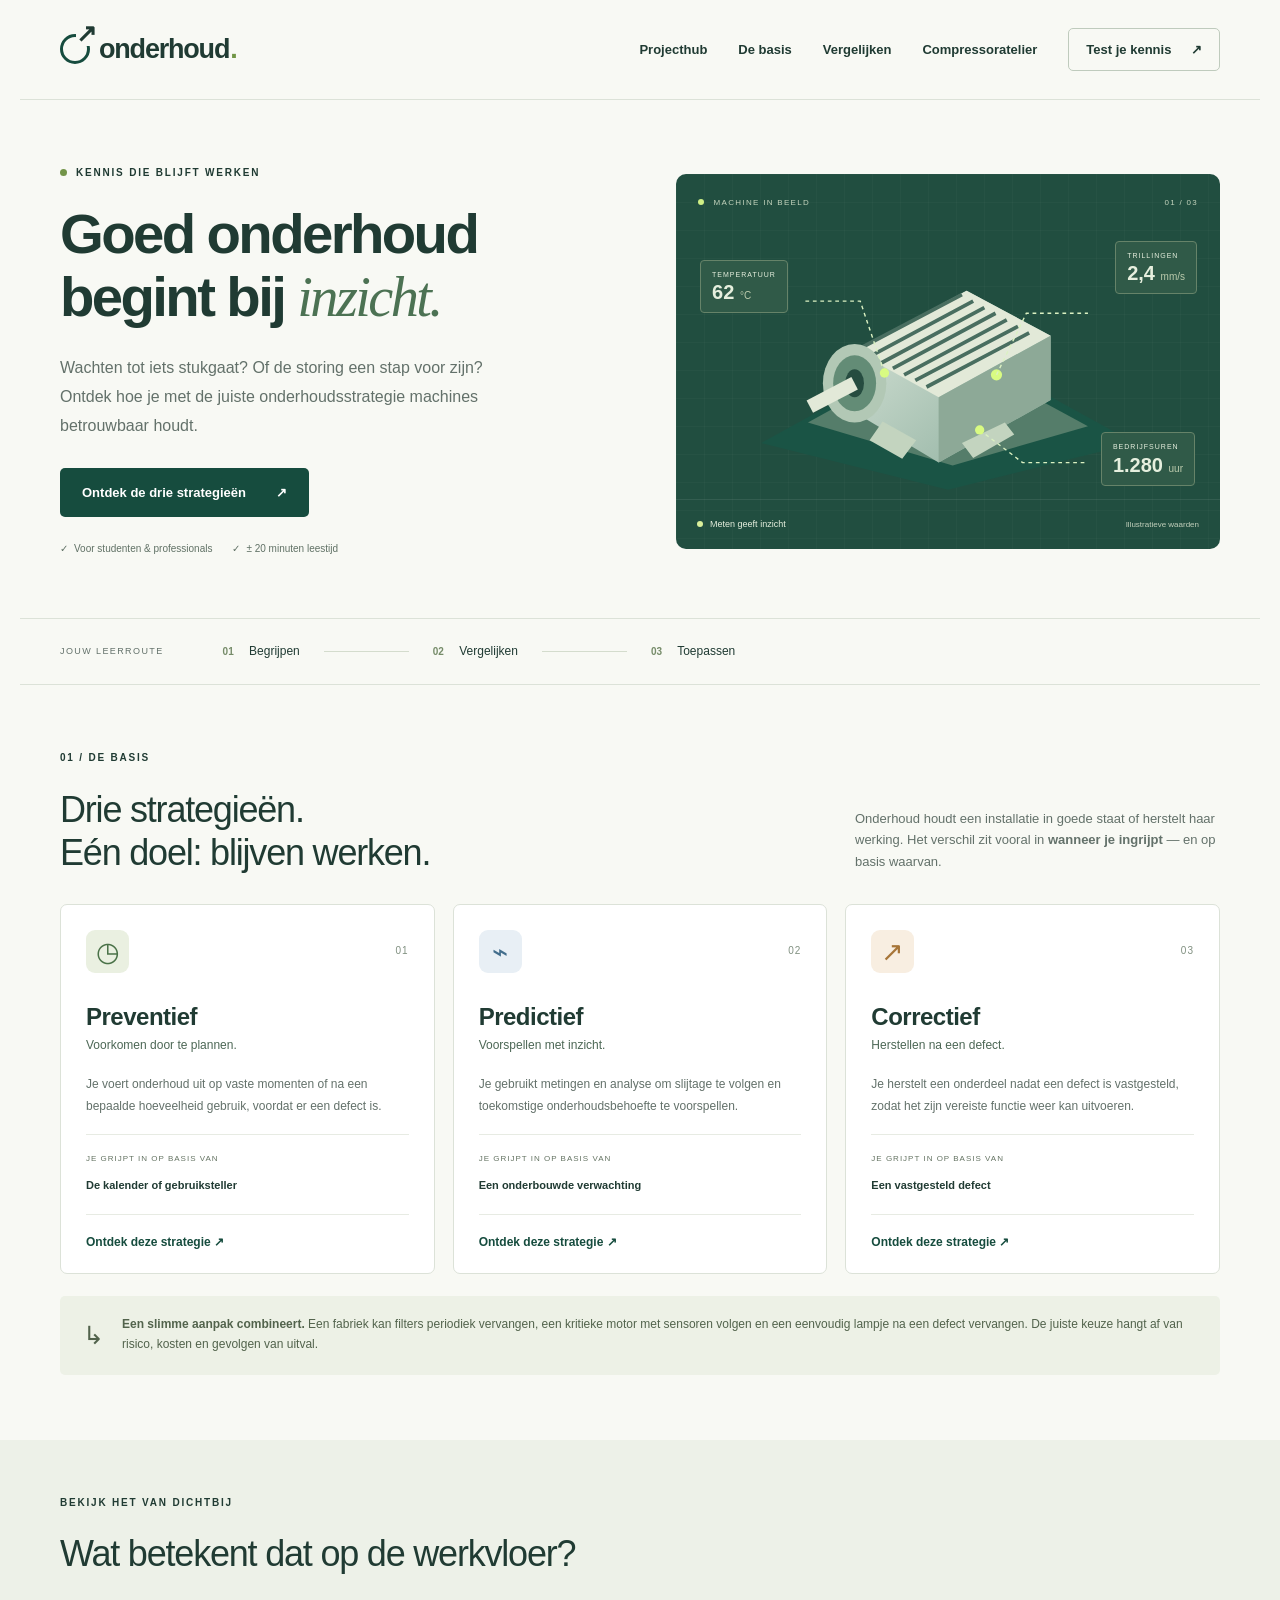
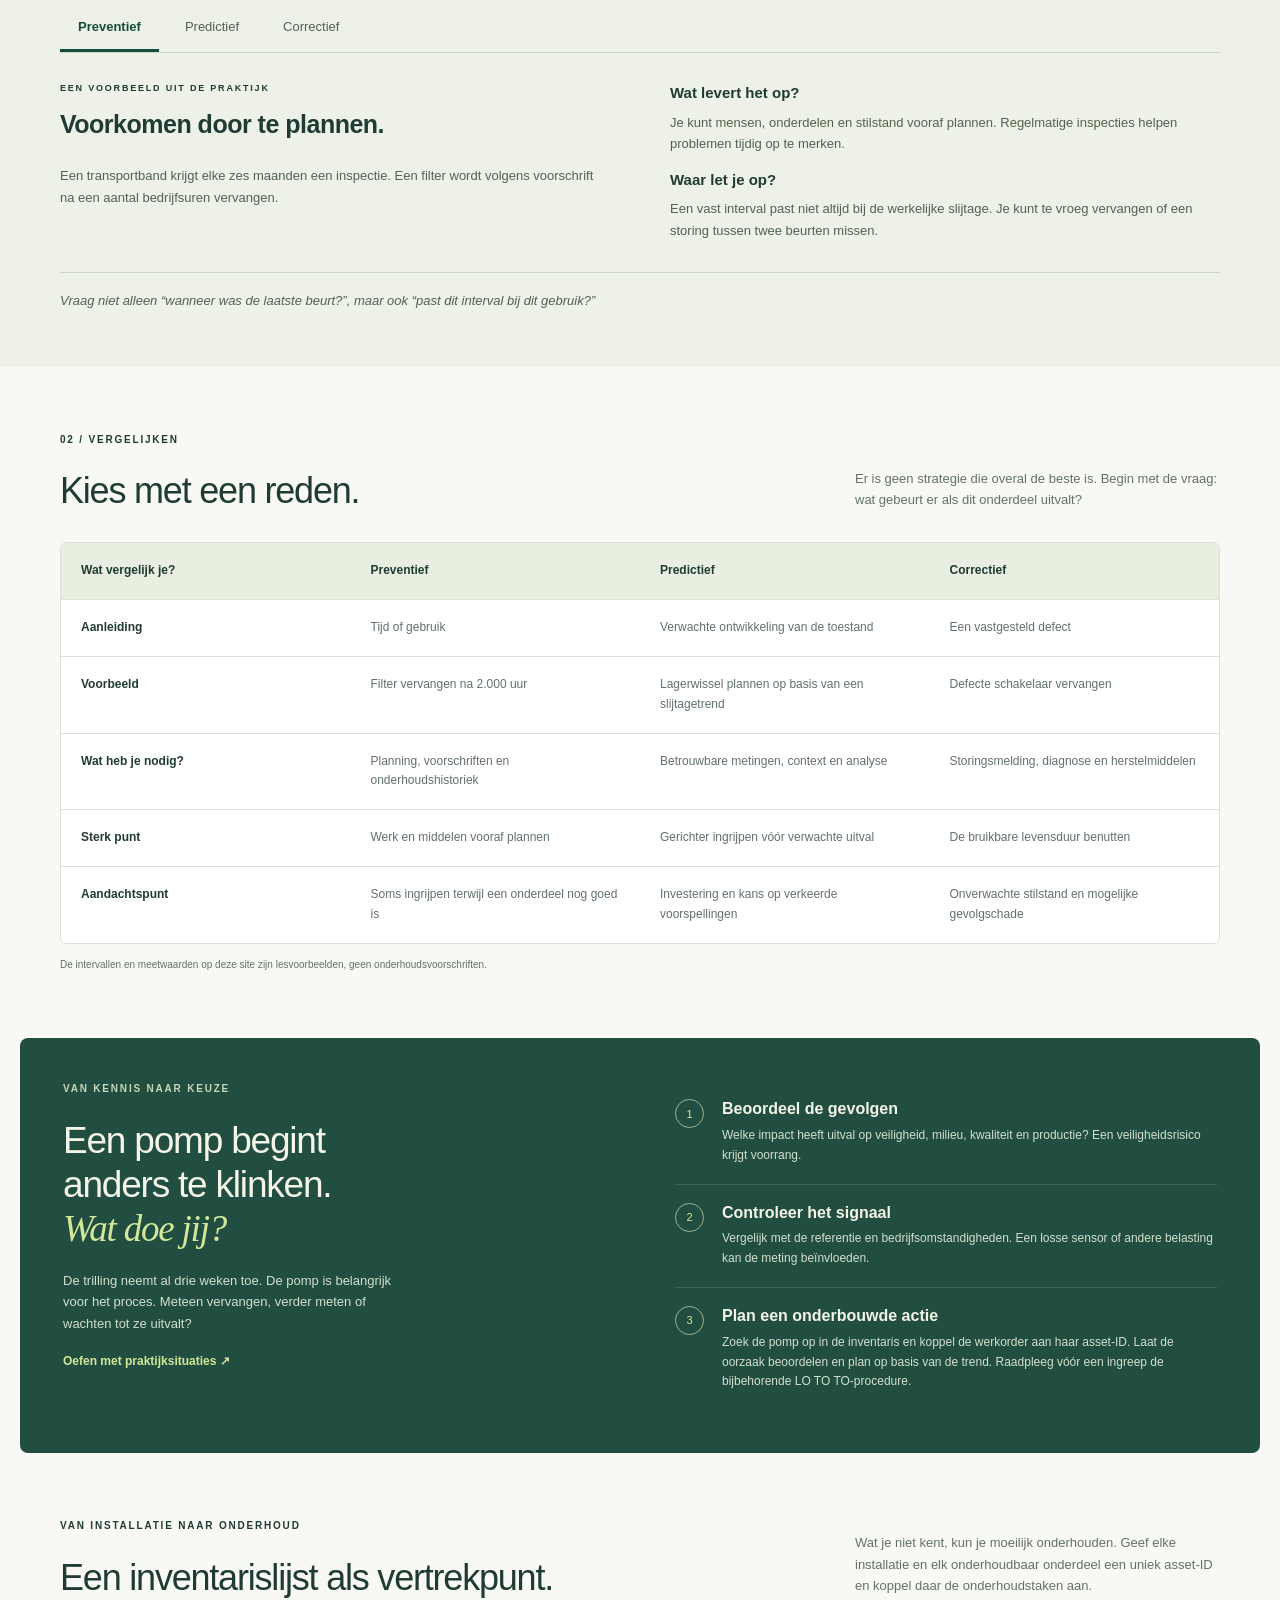
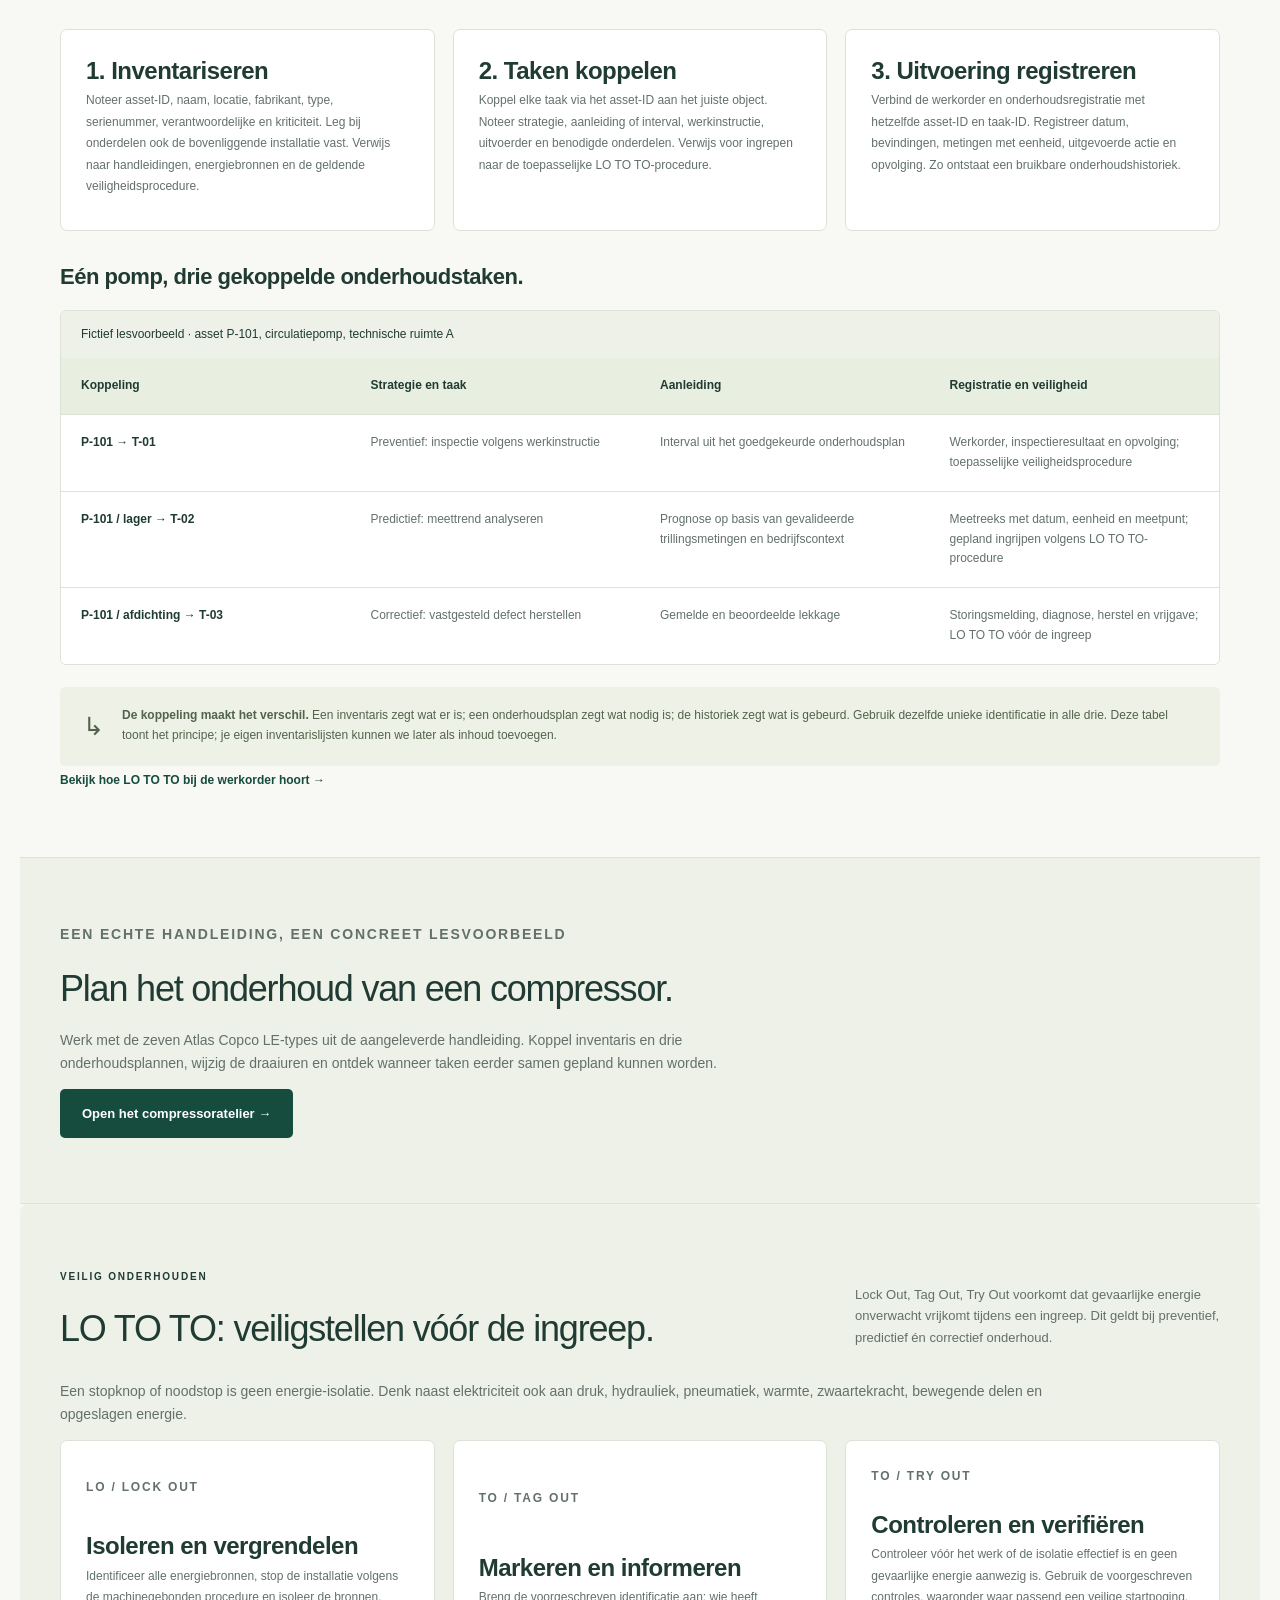
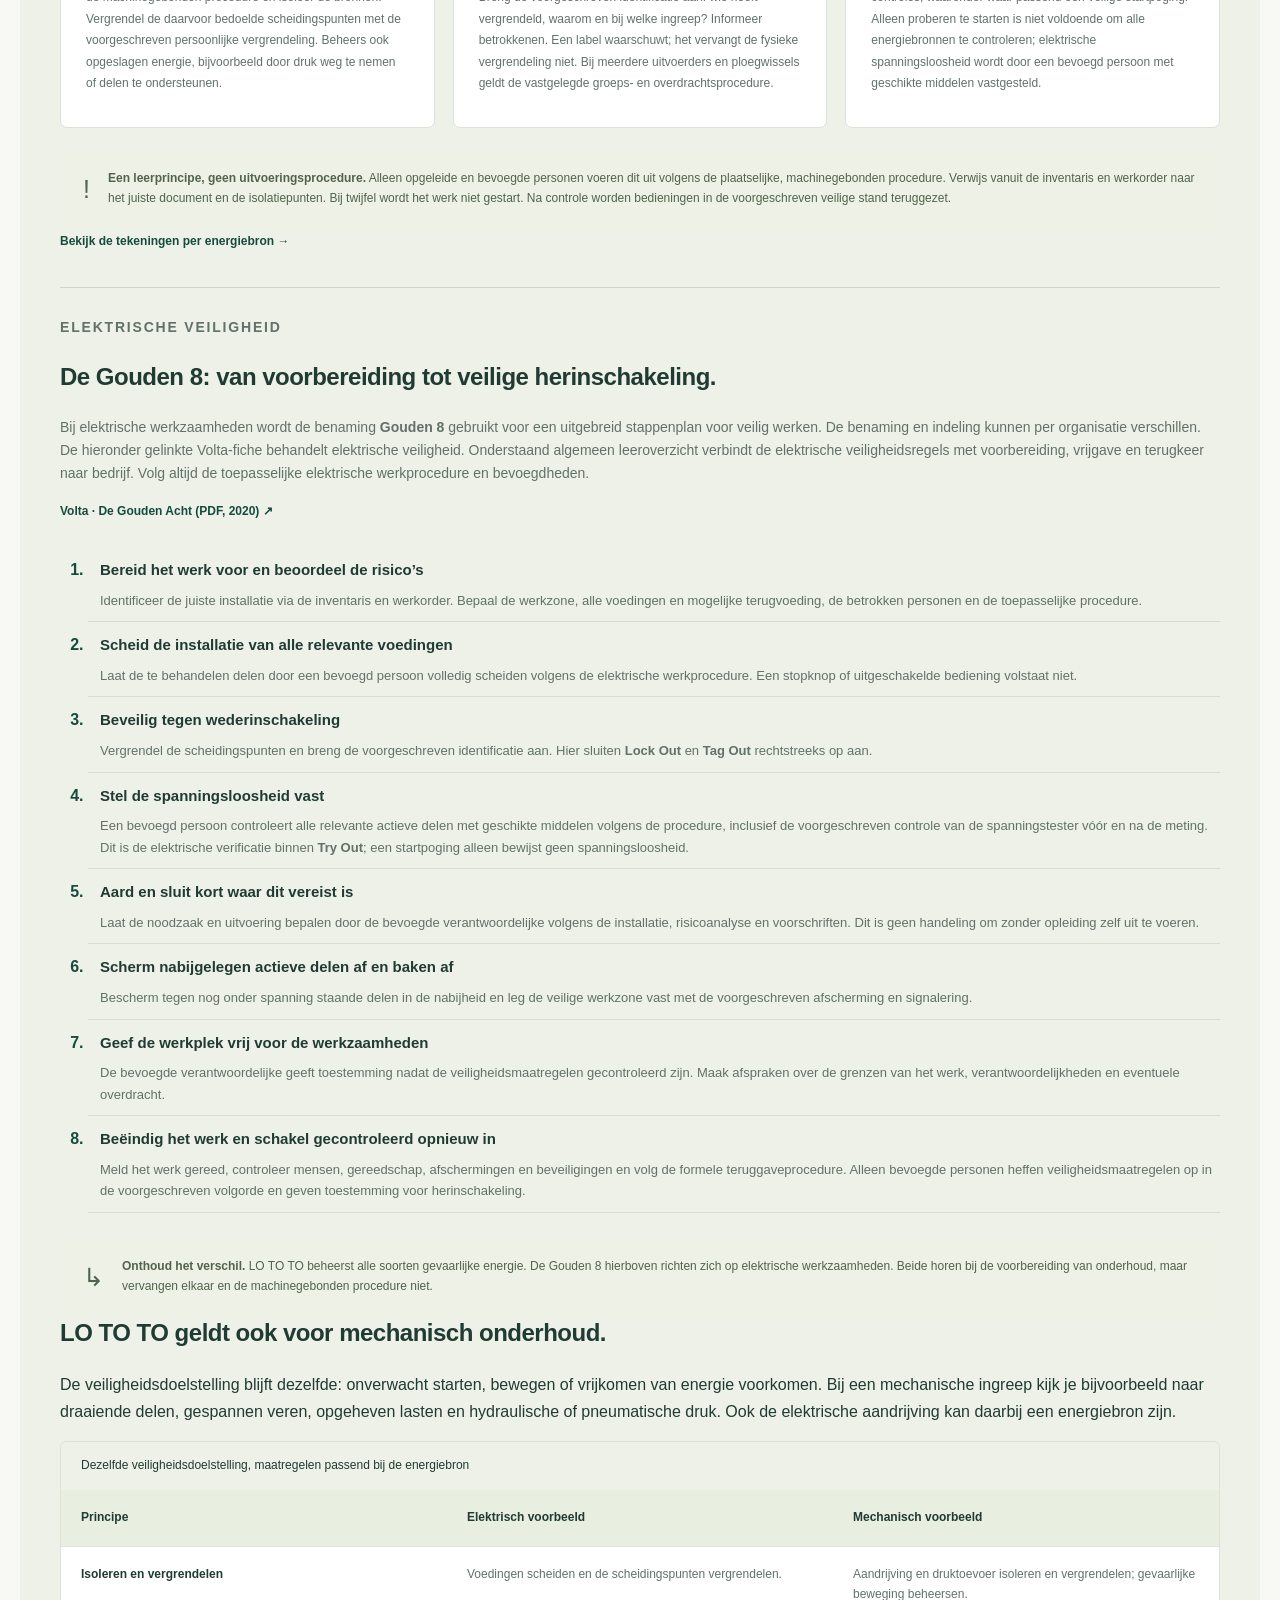
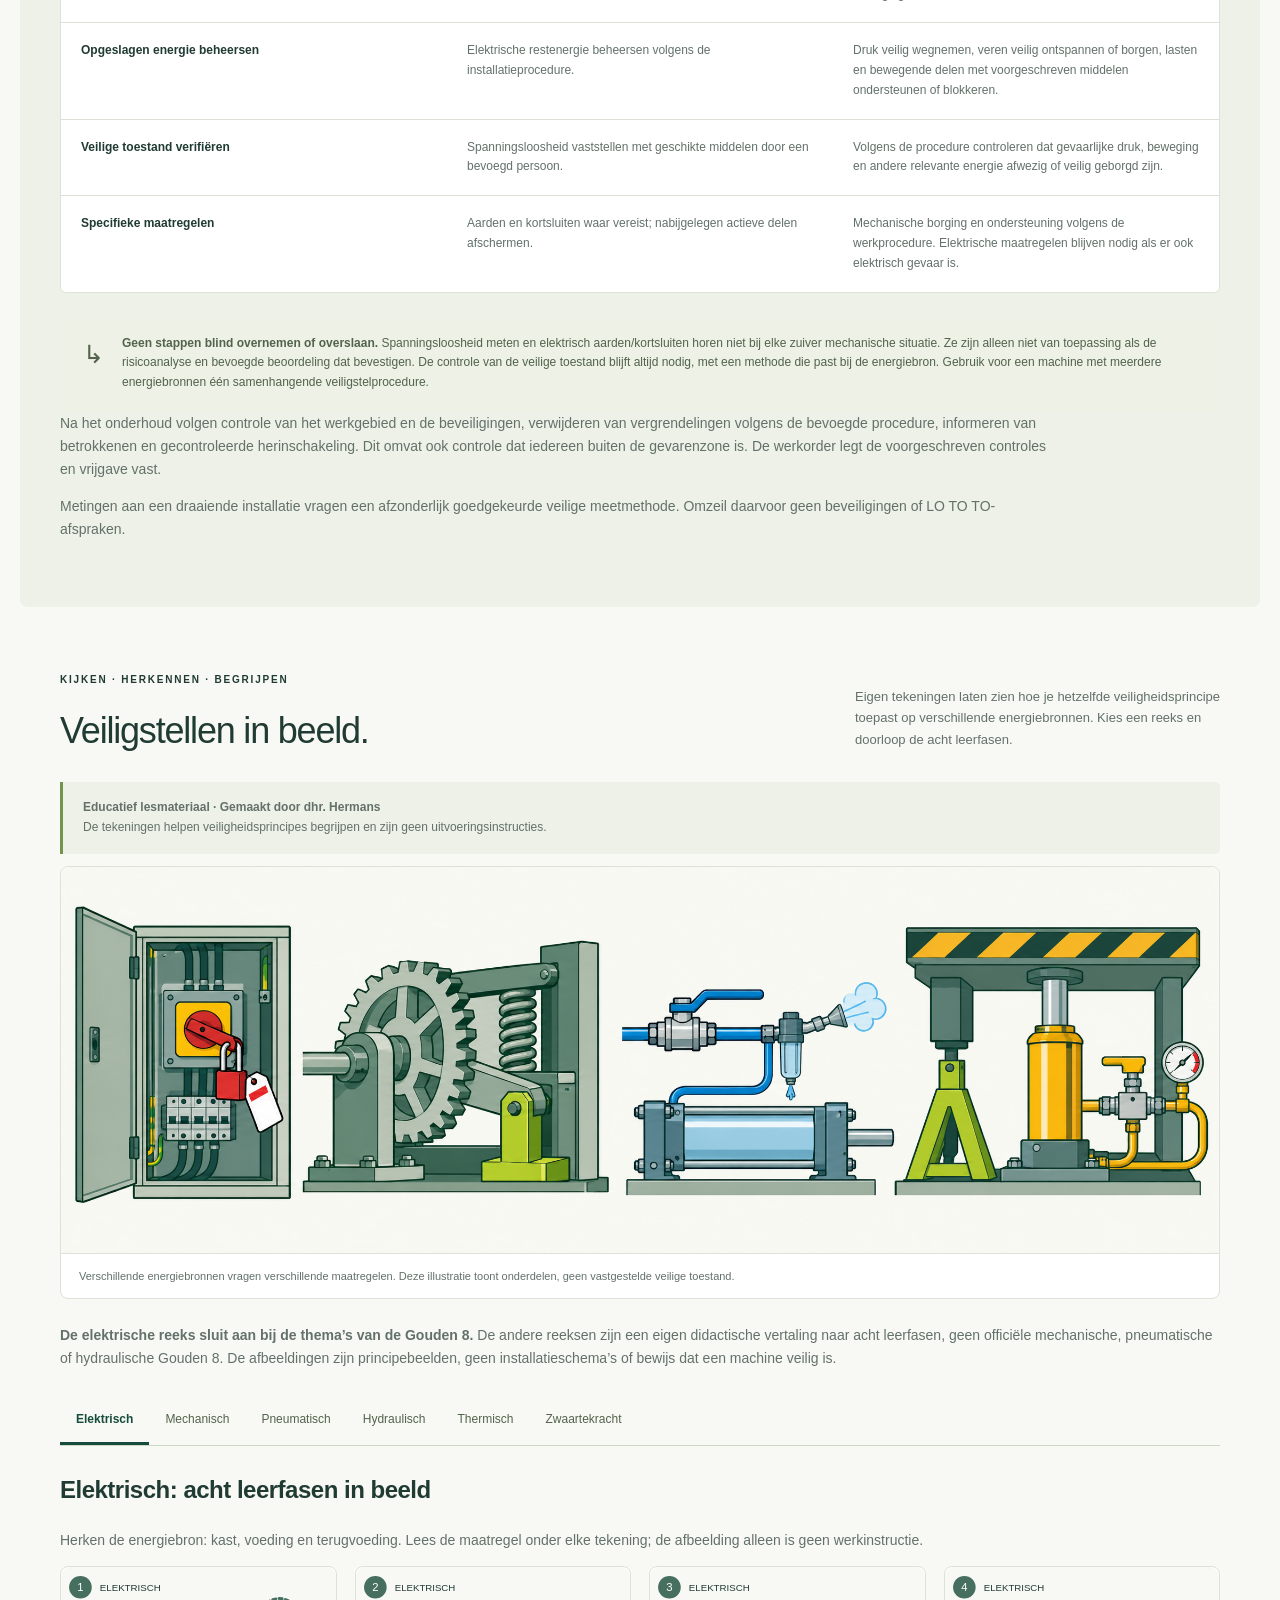
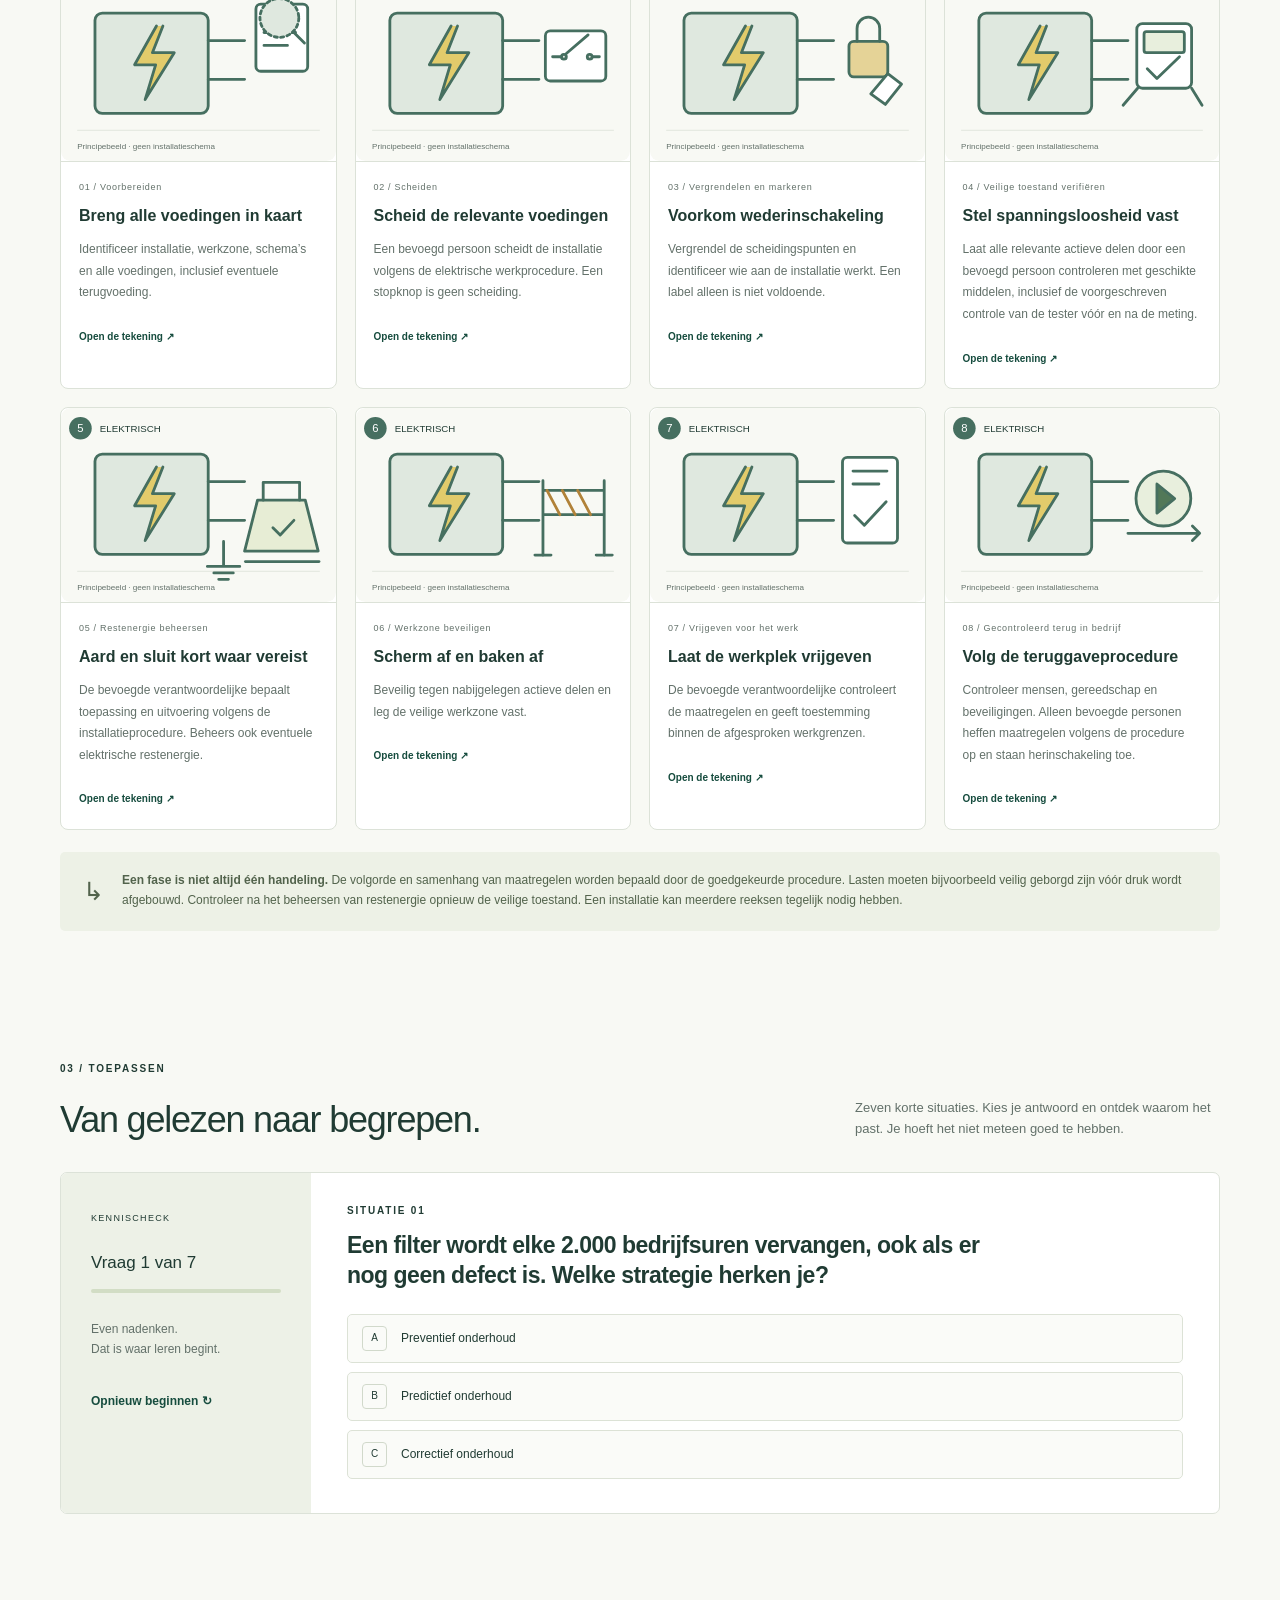
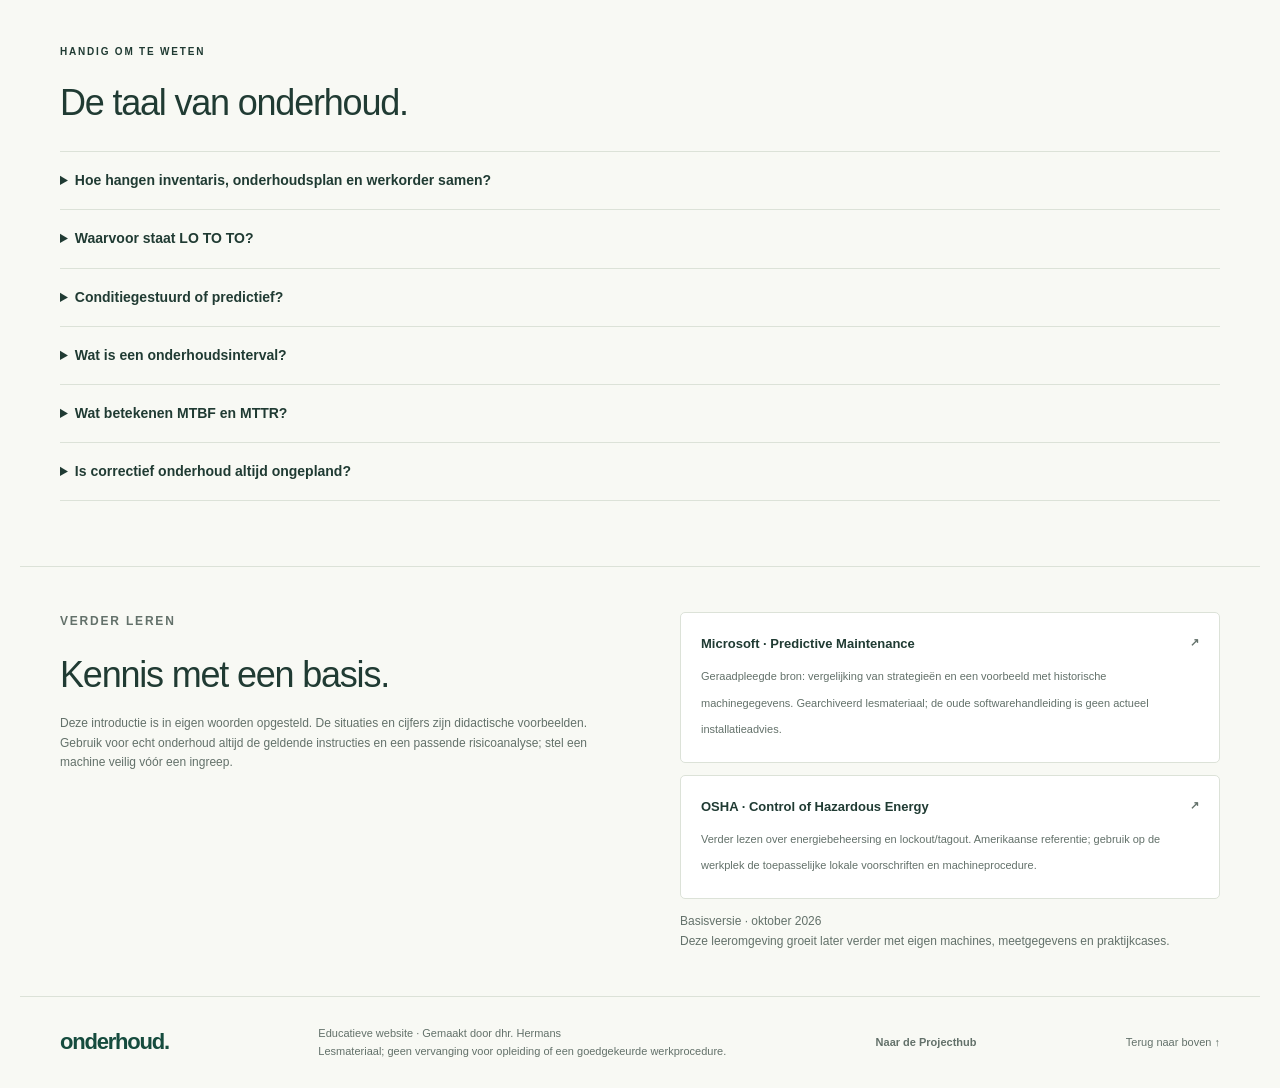
<file: index.html>
<!doctype html>
<html lang="nl">
<head>
<meta charset="utf-8"><meta name="viewport" content="width=device-width, initial-scale=1">
<meta name="description" content="Leer preventief, predictief en correctief onderhoud begrijpen en toepassen met heldere uitleg, praktijkvoorbeelden en kennisvragen.">
<meta name="theme-color" content="#164c3e"><title>Onderhoud — begrijpen. voorspellen. verbeteren.</title>
<link rel="stylesheet" href="styles.css"><link rel="stylesheet" href="compressor.css"><script src="content/lessons.js" defer></script><script src="app.js" defer></script><script src="content/safety.js" defer></script><script src="safety.js" defer></script>
</head>
<body>
<a class="skip" href="#inhoud">Ga naar de inhoud</a>
<header><a class="brand" href="#"><span class="brand-icon" aria-hidden="true">O<span>↗</span></span>onderhoud<span class="brand-dot">.</span></a><nav aria-label="Hoofdnavigatie"><a class="hub-link" href="https://dhrhermans.github.io/Projecthub/">Projecthub</a><a href="#ontdek">De basis</a><a href="#vergelijk">Vergelijken</a><a href="compressor.html">Compressoratelier</a><a class="nav-quiz" href="#kennischeck">Test je kennis <span aria-hidden="true">↗</span></a></nav></header>
<main id="inhoud">
<section class="hero"><div class="hero-copy"><p class="eyebrow"><span></span> KENNIS DIE BLIJFT WERKEN</p><h1>Goed onderhoud<br>begint bij <em>inzicht.</em></h1><p class="intro">Wachten tot iets stukgaat? Of de storing een stap voor zijn? Ontdek hoe je met de juiste onderhoudsstrategie machines betrouwbaar houdt.</p><a class="button" href="#ontdek">Ontdek de drie strategieën <span aria-hidden="true">↗</span></a><div class="hero-notes"><span>Voor studenten & professionals</span><span>± 20 minuten leestijd</span></div></div>
<div class="hero-visual" role="img" aria-label="Schematische machine met meetpunten voor temperatuur, trillingen en bedrijfsuren"><div class="visual-grid"></div><div class="visual-top"><span><i></i> MACHINE IN BEELD</span><span>01 / 03</span></div><svg class="machine" viewBox="0 0 480 300" aria-hidden="true"><defs><linearGradient id="metal" x1="0" y1="0" x2="1" y2="1"><stop stop-color="#d9e5d9"/><stop offset="1" stop-color="#8cae9d"/></linearGradient></defs><path d="M40 240 240 130 440 240 240 290Z" fill="#1a5445"/><path d="M90 218 235 138 390 222 245 264Z" fill="#557d6a"/><path d="M140 207v-66l120-64 90 48v69l-120 67Z" fill="url(#metal)"/><path d="m140 141 90 50 120-66-90-48Z" fill="#e2e9d8"/><path d="m230 191 120-66v69l-120 67Z" fill="#8da997"/><path d="M145 139 255 81M157 147 267 88M169 154 279 95M181 160 291 101M193 167 303 108M205 173 315 115M217 180 327 122" stroke="#496e60" stroke-width="4"/><ellipse cx="140" cy="176" rx="34" ry="42" fill="#b2c8b5"/><ellipse cx="140" cy="176" rx="23" ry="30" fill="#638c76"/><ellipse cx="140" cy="176" rx="10" ry="15" fill="#264c40"/><path d="m140 176-48 25" stroke="#e2e9d8" stroke-width="15"/><path d="m255 240 12 16 44-25-10-13M170 217l-14 20 35 20 15-20" fill="#c3d4bf"/><circle cx="292" cy="167" r="6" fill="#d9fb82"/><path d="m292 167 32-66h66M172 165l-26-77H87M274 226l46 35h70" fill="none" stroke="#dbf1c2" stroke-width="1.5" stroke-dasharray="4 4"/><circle cx="172" cy="165" r="5" fill="#d9fb82"/><circle cx="274" cy="226" r="5" fill="#d9fb82"/></svg><span class="sensor sensor-temp">TEMPERATUUR <strong>62 <small>°C</small></strong></span><span class="sensor sensor-vibration">TRILLINGEN <strong>2,4 <small>mm/s</small></strong></span><span class="sensor sensor-hours">BEDRIJFSUREN <strong>1.280 <small>uur</small></strong></span><div class="visual-bottom"><span class="pulse"></span> Meten geeft inzicht <span>Illustratieve waarden</span></div></div></section>
<div class="learning-strip"><span class="strip-title">JOUW LEERROUTE</span><a href="#ontdek"><b>01</b> Begrijpen</a><span class="route-line"></span><a href="#vergelijk"><b>02</b> Vergelijken</a><span class="route-line"></span><a href="#kennischeck"><b>03</b> Toepassen</a></div>
<section id="ontdek" class="section"><div class="section-heading"><div><p class="eyebrow">01 / DE BASIS</p><h2>Drie strategieën.<br>Eén doel: blijven werken.</h2></div><p>Onderhoud houdt een installatie in goede staat of herstelt haar werking. Het verschil zit vooral in <strong>wanneer je ingrijpt</strong> — en op basis waarvan.</p></div><div id="strategy-cards" class="cards"></div><aside class="note"><span aria-hidden="true">↳</span><p><strong>Een slimme aanpak combineert.</strong> Een fabriek kan filters periodiek vervangen, een kritieke motor met sensoren volgen en een eenvoudig lampje na een defect vervangen. De juiste keuze hangt af van risico, kosten en gevolgen van uitval.</p></aside></section>
<section id="verdieping" class="detail-section"><div class="detail-inner"><p class="eyebrow">BEKIJK HET VAN DICHTBIJ</p><h2>Wat betekent dat op de werkvloer?</h2><div id="lesson-tabs" class="tabs" role="tablist" aria-label="Onderhoudsstrategie"></div><article id="lesson-panel" class="lesson-panel" role="tabpanel" tabindex="0"></article></div></section>
<section id="vergelijk" class="section"><div class="section-heading"><div><p class="eyebrow">02 / VERGELIJKEN</p><h2>Kies met een reden.</h2></div><p>Er is geen strategie die overal de beste is. Begin met de vraag: wat gebeurt er als dit onderdeel uitvalt?</p></div><div class="table-wrap" tabindex="0" role="region" aria-label="Vergelijking onderhoudsstrategieën, horizontaal verschuifbaar"><table><caption class="sr-only">Verschillen tussen preventief, predictief en correctief onderhoud</caption><thead><tr><th scope="col">Wat vergelijk je?</th><th scope="col">Preventief</th><th scope="col">Predictief</th><th scope="col">Correctief</th></tr></thead><tbody><tr><th scope="row">Aanleiding</th><td>Tijd of gebruik</td><td>Verwachte ontwikkeling van de toestand</td><td>Een vastgesteld defect</td></tr><tr><th scope="row">Voorbeeld</th><td>Filter vervangen na 2.000 uur</td><td>Lagerwissel plannen op basis van een slijtagetrend</td><td>Defecte schakelaar vervangen</td></tr><tr><th scope="row">Wat heb je nodig?</th><td>Planning, voorschriften en onderhoudshistoriek</td><td>Betrouwbare metingen, context en analyse</td><td>Storingsmelding, diagnose en herstelmiddelen</td></tr><tr><th scope="row">Sterk punt</th><td>Werk en middelen vooraf plannen</td><td>Gerichter ingrijpen vóór verwachte uitval</td><td>De bruikbare levensduur benutten</td></tr><tr><th scope="row">Aandachtspunt</th><td>Soms ingrijpen terwijl een onderdeel nog goed is</td><td>Investering en kans op verkeerde voorspellingen</td><td>Onverwachte stilstand en mogelijke gevolgschade</td></tr></tbody></table></div><p class="small">De intervallen en meetwaarden op deze site zijn lesvoorbeelden, geen onderhoudsvoorschriften.</p></section>
<section id="praktijk" class="section practice"><div><p class="eyebrow">VAN KENNIS NAAR KEUZE</p><h2>Een pomp begint<br>anders te klinken.<br><em>Wat doe jij?</em></h2><p>De trilling neemt al drie weken toe. De pomp is belangrijk voor het proces. Meteen vervangen, verder meten of wachten tot ze uitvalt?</p><a class="text-link" href="#kennischeck">Oefen met praktijksituaties <span aria-hidden="true">↗</span></a></div><div class="steps"><article><span>1</span><div><h3>Beoordeel de gevolgen</h3><p>Welke impact heeft uitval op veiligheid, milieu, kwaliteit en productie? Een veiligheidsrisico krijgt voorrang.</p></div></article><article><span>2</span><div><h3>Controleer het signaal</h3><p>Vergelijk met de referentie en bedrijfsomstandigheden. Een losse sensor of andere belasting kan de meting beïnvloeden.</p></div></article><article><span>3</span><div><h3>Plan een onderbouwde actie</h3><p>Zoek de pomp op in de inventaris en koppel de werkorder aan haar asset-ID. Laat de oorzaak beoordelen en plan op basis van de trend. Raadpleeg vóór een ingreep de bijbehorende LO TO TO-procedure.</p></div></article></div></section>
<section id="inventaris" class="section"><div class="section-heading"><div><p class="eyebrow">VAN INSTALLATIE NAAR ONDERHOUD</p><h2>Een inventarislijst als vertrekpunt.</h2></div><p>Wat je niet kent, kun je moeilijk onderhouden. Geef elke installatie en elk onderhoudbaar onderdeel een uniek asset-ID en koppel daar de onderhoudstaken aan.</p></div><div class="cards"><article class="strategy-card"><h3>1. Inventariseren</h3><p>Noteer asset-ID, naam, locatie, fabrikant, type, serienummer, verantwoordelijke en kriticiteit. Leg bij onderdelen ook de bovenliggende installatie vast. Verwijs naar handleidingen, energiebronnen en de geldende veiligheidsprocedure.</p></article><article class="strategy-card"><h3>2. Taken koppelen</h3><p>Koppel elke taak via het asset-ID aan het juiste object. Noteer strategie, aanleiding of interval, werkinstructie, uitvoerder en benodigde onderdelen. Verwijs voor ingrepen naar de toepasselijke LO TO TO-procedure.</p></article><article class="strategy-card"><h3>3. Uitvoering registreren</h3><p>Verbind de werkorder en onderhoudsregistratie met hetzelfde asset-ID en taak-ID. Registreer datum, bevindingen, metingen met eenheid, uitgevoerde actie en opvolging. Zo ontstaat een bruikbare onderhoudshistoriek.</p></article></div><h3 class="inventory-example-title">Eén pomp, drie gekoppelde onderhoudstaken.</h3><div class="table-wrap" tabindex="0" role="region" aria-label="Voorbeeld van onderhoudstaken gekoppeld aan een inventaris, horizontaal verschuifbaar"><table><caption>Fictief lesvoorbeeld · asset P-101, circulatiepomp, technische ruimte A</caption><thead><tr><th scope="col">Koppeling</th><th scope="col">Strategie en taak</th><th scope="col">Aanleiding</th><th scope="col">Registratie en veiligheid</th></tr></thead><tbody><tr><th scope="row">P-101 → T-01</th><td>Preventief: inspectie volgens werkinstructie</td><td>Interval uit het goedgekeurde onderhoudsplan</td><td>Werkorder, inspectieresultaat en opvolging; toepasselijke veiligheidsprocedure</td></tr><tr><th scope="row">P-101 / lager → T-02</th><td>Predictief: meettrend analyseren</td><td>Prognose op basis van gevalideerde trillingsmetingen en bedrijfscontext</td><td>Meetreeks met datum, eenheid en meetpunt; gepland ingrijpen volgens LO TO TO-procedure</td></tr><tr><th scope="row">P-101 / afdichting → T-03</th><td>Correctief: vastgesteld defect herstellen</td><td>Gemelde en beoordeelde lekkage</td><td>Storingsmelding, diagnose, herstel en vrijgave; LO TO TO vóór de ingreep</td></tr></tbody></table></div><aside class="note"><span aria-hidden="true">↳</span><p><strong>De koppeling maakt het verschil.</strong> Een inventaris zegt wat er is; een onderhoudsplan zegt wat nodig is; de historiek zegt wat is gebeurd. Gebruik dezelfde unieke identificatie in alle drie. Deze tabel toont het principe; je eigen inventarislijsten kunnen we later als inhoud toevoegen.</p></aside><a class="text-link" href="#lototo">Bekijk hoe LO TO TO bij de werkorder hoort →</a></section>
<section class="section compressor-entry" id="compressoratelier"><p class="eyebrow">EEN ECHTE HANDLEIDING, EEN CONCREET LESVOORBEELD</p><h2>Plan het onderhoud van een compressor.</h2><p>Werk met de zeven Atlas Copco LE-types uit de aangeleverde handleiding. Koppel inventaris en drie onderhoudsplannen, wijzig de draaiuren en ontdek wanneer taken eerder samen gepland kunnen worden.</p><a class="button" href="compressor.html">Open het compressoratelier →</a></section>
<section id="lototo" class="section safety-section"><div class="section-heading"><div><p class="eyebrow">VEILIG ONDERHOUDEN</p><h2>LO TO TO: veiligstellen vóór de ingreep.</h2></div><p>Lock Out, Tag Out, Try Out voorkomt dat gevaarlijke energie onverwacht vrijkomt tijdens een ingreep. Dit geldt bij preventief, predictief én correctief onderhoud.</p></div><p>Een stopknop of noodstop is geen energie-isolatie. Denk naast elektriciteit ook aan druk, hydrauliek, pneumatiek, warmte, zwaartekracht, bewegende delen en opgeslagen energie.</p><div class="cards"><article class="strategy-card"><p class="eyebrow">LO / LOCK OUT</p><h3>Isoleren en vergrendelen</h3><p>Identificeer alle energiebronnen, stop de installatie volgens de machinegebonden procedure en isoleer de bronnen. Vergrendel de daarvoor bedoelde scheidingspunten met de voorgeschreven persoonlijke vergrendeling. Beheers ook opgeslagen energie, bijvoorbeeld door druk weg te nemen of delen te ondersteunen.</p></article><article class="strategy-card"><p class="eyebrow">TO / TAG OUT</p><h3>Markeren en informeren</h3><p>Breng de voorgeschreven identificatie aan: wie heeft vergrendeld, waarom en bij welke ingreep? Informeer betrokkenen. Een label waarschuwt; het vervangt de fysieke vergrendeling niet. Bij meerdere uitvoerders en ploegwissels geldt de vastgelegde groeps- en overdrachtsprocedure.</p></article><article class="strategy-card"><p class="eyebrow">TO / TRY OUT</p><h3>Controleren en verifiëren</h3><p>Controleer vóór het werk of de isolatie effectief is en geen gevaarlijke energie aanwezig is. Gebruik de voorgeschreven controles, waaronder waar passend een veilige startpoging. Alleen proberen te starten is niet voldoende om alle energiebronnen te controleren; elektrische spanningsloosheid wordt door een bevoegd persoon met geschikte middelen vastgesteld.</p></article></div><aside class="note"><span aria-hidden="true">!</span><p><strong>Een leerprincipe, geen uitvoeringsprocedure.</strong> Alleen opgeleide en bevoegde personen voeren dit uit volgens de plaatselijke, machinegebonden procedure. Verwijs vanuit de inventaris en werkorder naar het juiste document en de isolatiepunten. Bij twijfel wordt het werk niet gestart. Na controle worden bedieningen in de voorgeschreven veilige stand teruggezet.</p></aside><p><a class="text-link" href="#veiligheid-in-beeld">Bekijk de tekeningen per energiebron →</a></p><div id="gouden-acht" class="golden-eight"><p class="eyebrow">ELEKTRISCHE VEILIGHEID</p><h3>De Gouden 8: van voorbereiding tot veilige herinschakeling.</h3><p>Bij elektrische werkzaamheden wordt de benaming <strong>Gouden 8</strong> gebruikt voor een uitgebreid stappenplan voor veilig werken. De benaming en indeling kunnen per organisatie verschillen. De hieronder gelinkte Volta-fiche behandelt elektrische veiligheid. Onderstaand algemeen leeroverzicht verbindt de elektrische veiligheidsregels met voorbereiding, vrijgave en terugkeer naar bedrijf. Volg altijd de toepasselijke elektrische werkprocedure en bevoegdheden.</p><p class="reference-link"><a class="text-link" href="https://volta-org.be/media/e4igcxbr/volta-informatie_gouden_acht_2020.pdf" target="_blank" rel="noopener noreferrer">Volta · De Gouden Acht (PDF, 2020) ↗</a></p><ol class="golden-list"><li><h4>Bereid het werk voor en beoordeel de risico’s</h4><p>Identificeer de juiste installatie via de inventaris en werkorder. Bepaal de werkzone, alle voedingen en mogelijke terugvoeding, de betrokken personen en de toepasselijke procedure.</p></li><li><h4>Scheid de installatie van alle relevante voedingen</h4><p>Laat de te behandelen delen door een bevoegd persoon volledig scheiden volgens de elektrische werkprocedure. Een stopknop of uitgeschakelde bediening volstaat niet.</p></li><li><h4>Beveilig tegen wederinschakeling</h4><p>Vergrendel de scheidingspunten en breng de voorgeschreven identificatie aan. Hier sluiten <strong>Lock Out</strong> en <strong>Tag Out</strong> rechtstreeks op aan.</p></li><li><h4>Stel de spanningsloosheid vast</h4><p>Een bevoegd persoon controleert alle relevante actieve delen met geschikte middelen volgens de procedure, inclusief de voorgeschreven controle van de spanningstester vóór en na de meting. Dit is de elektrische verificatie binnen <strong>Try Out</strong>; een startpoging alleen bewijst geen spanningsloosheid.</p></li><li><h4>Aard en sluit kort waar dit vereist is</h4><p>Laat de noodzaak en uitvoering bepalen door de bevoegde verantwoordelijke volgens de installatie, risicoanalyse en voorschriften. Dit is geen handeling om zonder opleiding zelf uit te voeren.</p></li><li><h4>Scherm nabijgelegen actieve delen af en baken af</h4><p>Bescherm tegen nog onder spanning staande delen in de nabijheid en leg de veilige werkzone vast met de voorgeschreven afscherming en signalering.</p></li><li><h4>Geef de werkplek vrij voor de werkzaamheden</h4><p>De bevoegde verantwoordelijke geeft toestemming nadat de veiligheidsmaatregelen gecontroleerd zijn. Maak afspraken over de grenzen van het werk, verantwoordelijkheden en eventuele overdracht.</p></li><li><h4>Beëindig het werk en schakel gecontroleerd opnieuw in</h4><p>Meld het werk gereed, controleer mensen, gereedschap, afschermingen en beveiligingen en volg de formele teruggaveprocedure. Alleen bevoegde personen heffen veiligheidsmaatregelen op in de voorgeschreven volgorde en geven toestemming voor herinschakeling.</p></li></ol><aside class="note"><span aria-hidden="true">↳</span><p><strong>Onthoud het verschil.</strong> LO TO TO beheerst alle soorten gevaarlijke energie. De Gouden 8 hierboven richten zich op elektrische werkzaamheden. Beide horen bij de voorbereiding van onderhoud, maar vervangen elkaar en de machinegebonden procedure niet.</p></aside></div>
<div class="mechanical-isolation"><h3>LO TO TO geldt ook voor mechanisch onderhoud.</h3><p>De veiligheidsdoelstelling blijft dezelfde: onverwacht starten, bewegen of vrijkomen van energie voorkomen. Bij een mechanische ingreep kijk je bijvoorbeeld naar draaiende delen, gespannen veren, opgeheven lasten en hydraulische of pneumatische druk. Ook de elektrische aandrijving kan daarbij een energiebron zijn.</p><div class="table-wrap" tabindex="0" role="region" aria-label="Verschil tussen elektrische en mechanische veiligheidsmaatregelen"><table><caption>Dezelfde veiligheidsdoelstelling, maatregelen passend bij de energiebron</caption><thead><tr><th scope="col">Principe</th><th scope="col">Elektrisch voorbeeld</th><th scope="col">Mechanisch voorbeeld</th></tr></thead><tbody><tr><th scope="row">Isoleren en vergrendelen</th><td>Voedingen scheiden en de scheidingspunten vergrendelen.</td><td>Aandrijving en druktoevoer isoleren en vergrendelen; gevaarlijke beweging beheersen.</td></tr><tr><th scope="row">Opgeslagen energie beheersen</th><td>Elektrische restenergie beheersen volgens de installatieprocedure.</td><td>Druk veilig wegnemen, veren veilig ontspannen of borgen, lasten en bewegende delen met voorgeschreven middelen ondersteunen of blokkeren.</td></tr><tr><th scope="row">Veilige toestand verifiëren</th><td>Spanningsloosheid vaststellen met geschikte middelen door een bevoegd persoon.</td><td>Volgens de procedure controleren dat gevaarlijke druk, beweging en andere relevante energie afwezig of veilig geborgd zijn.</td></tr><tr><th scope="row">Specifieke maatregelen</th><td>Aarden en kortsluiten waar vereist; nabijgelegen actieve delen afschermen.</td><td>Mechanische borging en ondersteuning volgens de werkprocedure. Elektrische maatregelen blijven nodig als er ook elektrisch gevaar is.</td></tr></tbody></table></div><aside class="note"><span aria-hidden="true">↳</span><p><strong>Geen stappen blind overnemen of overslaan.</strong> Spanningsloosheid meten en elektrisch aarden/kortsluiten horen niet bij elke zuiver mechanische situatie. Ze zijn alleen niet van toepassing als de risicoanalyse en bevoegde beoordeling dat bevestigen. De controle van de veilige toestand blijft altijd nodig, met een methode die past bij de energiebron. Gebruik voor een machine met meerdere energiebronnen één samenhangende veiligstelprocedure.</p></aside></div>
<p>Na het onderhoud volgen controle van het werkgebied en de beveiligingen, verwijderen van vergrendelingen volgens de bevoegde procedure, informeren van betrokkenen en gecontroleerde herinschakeling. Dit omvat ook controle dat iedereen buiten de gevarenzone is. De werkorder legt de voorgeschreven controles en vrijgave vast.</p><p class="small">Metingen aan een draaiende installatie vragen een afzonderlijk goedgekeurde veilige meetmethode. Omzeil daarvoor geen beveiligingen of LO TO TO-afspraken.</p></section>
<section id="veiligheid-in-beeld" class="section safety-gallery"><div class="section-heading"><div><p class="eyebrow">KIJKEN · HERKENNEN · BEGRIJPEN</p><h2>Veiligstellen in beeld.</h2></div><p>Eigen tekeningen laten zien hoe je hetzelfde veiligheidsprincipe toepast op verschillende energiebronnen. Kies een reeks en doorloop de acht leerfasen.</p></div><p class="creator-credit"><strong>Educatief lesmateriaal · Gemaakt door dhr. Hermans</strong><br>De tekeningen helpen veiligheidsprincipes begrijpen en zijn geen uitvoeringsinstructies.</p><figure class="energy-overview"><img src="assets/safety/energiebronnen.png" alt="Conceptuele illustratie van een elektrische kast, tandwiel met veer, persluchtcilinder en hydraulische installatie met ondersteuning." width="2048" height="683" loading="lazy"><figcaption>Verschillende energiebronnen vragen verschillende maatregelen. Deze illustratie toont onderdelen, geen vastgestelde veilige toestand.</figcaption></figure><p><strong>De elektrische reeks sluit aan bij de thema’s van de Gouden 8.</strong> De andere reeksen zijn een eigen didactische vertaling naar acht leerfasen, geen officiële mechanische, pneumatische of hydraulische Gouden 8. De afbeeldingen zijn principebeelden, geen installatieschema’s of bewijs dat een machine veilig is.</p><div id="energy-tabs" class="tabs energy-tabs" role="tablist" aria-label="Kies een energiebron"></div><div id="energy-panel" role="tabpanel" tabindex="0"><h3 id="energy-heading"></h3><p id="energy-description"></p><div id="energy-drawings" class="drawing-grid"></div></div><aside class="note"><span aria-hidden="true">↳</span><p><strong>Een fase is niet altijd één handeling.</strong> De volgorde en samenhang van maatregelen worden bepaald door de goedgekeurde procedure. Lasten moeten bijvoorbeeld veilig geborgd zijn vóór druk wordt afgebouwd. Controleer na het beheersen van restenergie opnieuw de veilige toestand. Een installatie kan meerdere reeksen tegelijk nodig hebben.</p></aside><noscript><p>Schakel JavaScript in om alle 48 tekeningen met uitleg per energiebron te bekijken. De Gouden 8 en de vergelijking van energiebronnen blijven hierboven leesbaar.</p></noscript></section>
<section id="kennischeck" class="section quiz-section"><div class="section-heading"><div><p class="eyebrow">03 / TOEPASSEN</p><h2>Van gelezen naar begrepen.</h2></div><p>Zeven korte situaties. Kies je antwoord en ontdek waarom het past. Je hoeft het niet meteen goed te hebben.</p></div><div class="quiz-layout"><aside><span class="quiz-label">KENNISCHECK</span><div id="quiz-progress" class="quiz-progress">Vraag 1 van 7</div><div class="progress-track"><div id="progress-bar"></div></div><p>Even nadenken.<br>Dat is waar leren begint.</p><button id="restart" class="text-link" type="button">Opnieuw beginnen ↻</button></aside><div id="quiz-card" class="quiz-card" aria-live="polite"></div></div></section>
<section id="begrippen" class="section"><p class="eyebrow">HANDIG OM TE WETEN</p><h2>De taal van onderhoud.</h2><div class="glossary"><details><summary>Hoe hangen inventaris, onderhoudsplan en werkorder samen?</summary><p>De inventaris identificeert het object via een uniek asset-ID. Het onderhoudsplan koppelt taken en strategieën aan dat object. De werkorder beschrijft een concrete uitvoering; de onderhoudshistoriek bewaart de resultaten. Dezelfde identificatie verbindt de documenten, met een verwijzing naar de toepasselijke LO TO TO-procedure.</p></details><details><summary>Waarvoor staat LO TO TO?</summary><p>Lock Out, Tag Out, Try Out: energiebronnen isoleren en vergrendelen, markeren en informeren, en de veilige toestand verifiëren. Het is geen vierde onderhoudsstrategie, maar een veiligheidsprincipe dat bij alle drie de strategieën van toepassing kan zijn.</p></details><details><summary>Conditiegestuurd of predictief?</summary><p>Conditiegestuurd onderhoud baseert een actie op de gemeten toestand, bijvoorbeeld een grenswaarde. Predictief onderhoud voegt een verwachting toe: hoe zal die toestand zich ontwikkelen, en wanneer dreigt uitval? In de praktijk overlappen de termen. Een sensor alleen maakt een aanpak nog niet predictief.</p></details><details><summary>Wat is een onderhoudsinterval?</summary><p>De periode of hoeveelheid gebruik tussen onderhoudsacties, bijvoorbeeld maanden, bedrijfsuren of cycli. Bepaal het interval aan de hand van fabrikantvoorschriften, gebruiksomstandigheden, risicoanalyse en ervaring.</p></details><details><summary>Wat betekenen MTBF en MTTR?</summary><p>MTBF is de gemiddelde bedrijfstijd tussen storingen van herstelbare installaties. MTTR is, afhankelijk van de afgesproken definitie, de gemiddelde reparatie- of hersteltijd. Leg altijd vast welke tijden je meet. Een gemiddelde voorspelt niet wanneer één specifieke machine uitvalt.</p></details><details><summary>Is correctief onderhoud altijd ongepland?</summary><p>Nee. Correctief onderhoud volgt op de vaststelling van een defect. Als uitstel verantwoord is, kan het herstel worden ingepland. Bewust wachten op uitval is alleen geschikt als de gevolgen aanvaardbaar zijn.</p></details></div></section>
<section class="section sources" id="bronnen"><div><p class="eyebrow">VERDER LEREN</p><h2>Kennis met een basis.</h2><p>Deze introductie is in eigen woorden opgesteld. De situaties en cijfers zijn didactische voorbeelden. Gebruik voor echt onderhoud altijd de geldende instructies en een passende risicoanalyse; stel een machine veilig vóór een ingreep.</p></div><div><a href="https://github.com/Azure-Samples/MachineLearningSamples-PredictiveMaintenance" target="_blank" rel="noopener noreferrer"><strong>Microsoft · Predictive Maintenance <span aria-hidden="true">↗</span></strong><span>Geraadpleegde bron: vergelijking van strategieën en een voorbeeld met historische machinegegevens. Gearchiveerd lesmateriaal; de oude softwarehandleiding is geen actueel installatieadvies.</span></a><a href="https://www.osha.gov/control-hazardous-energy" target="_blank" rel="noopener noreferrer"><strong>OSHA · Control of Hazardous Energy <span aria-hidden="true">↗</span></strong><span>Verder lezen over energiebeheersing en lockout/tagout. Amerikaanse referentie; gebruik op de werkplek de toepasselijke lokale voorschriften en machineprocedure.</span></a><p class="small">Basisversie · oktober 2026<br>Deze leeromgeving groeit later verder met eigen machines, meetgegevens en praktijkcases.</p></div></section>
</main><footer><a class="brand" href="#">onderhoud.</a><p>Educatieve website · Gemaakt door dhr. Hermans<br>Lesmateriaal; geen vervanging voor opleiding of een goedgekeurde werkprocedure.</p><a class="hub-link" href="https://dhrhermans.github.io/Projecthub/">Naar de Projecthub</a><a href="#inhoud">Terug naar boven ↑</a></footer>
<noscript><p class="noscript">Schakel JavaScript in voor de verdiepende lessen en kennischeck. De vergelijking, praktijkaanpak en begrippen hierboven zijn ook zonder JavaScript leesbaar.</p></noscript>
</body></html>
</file>
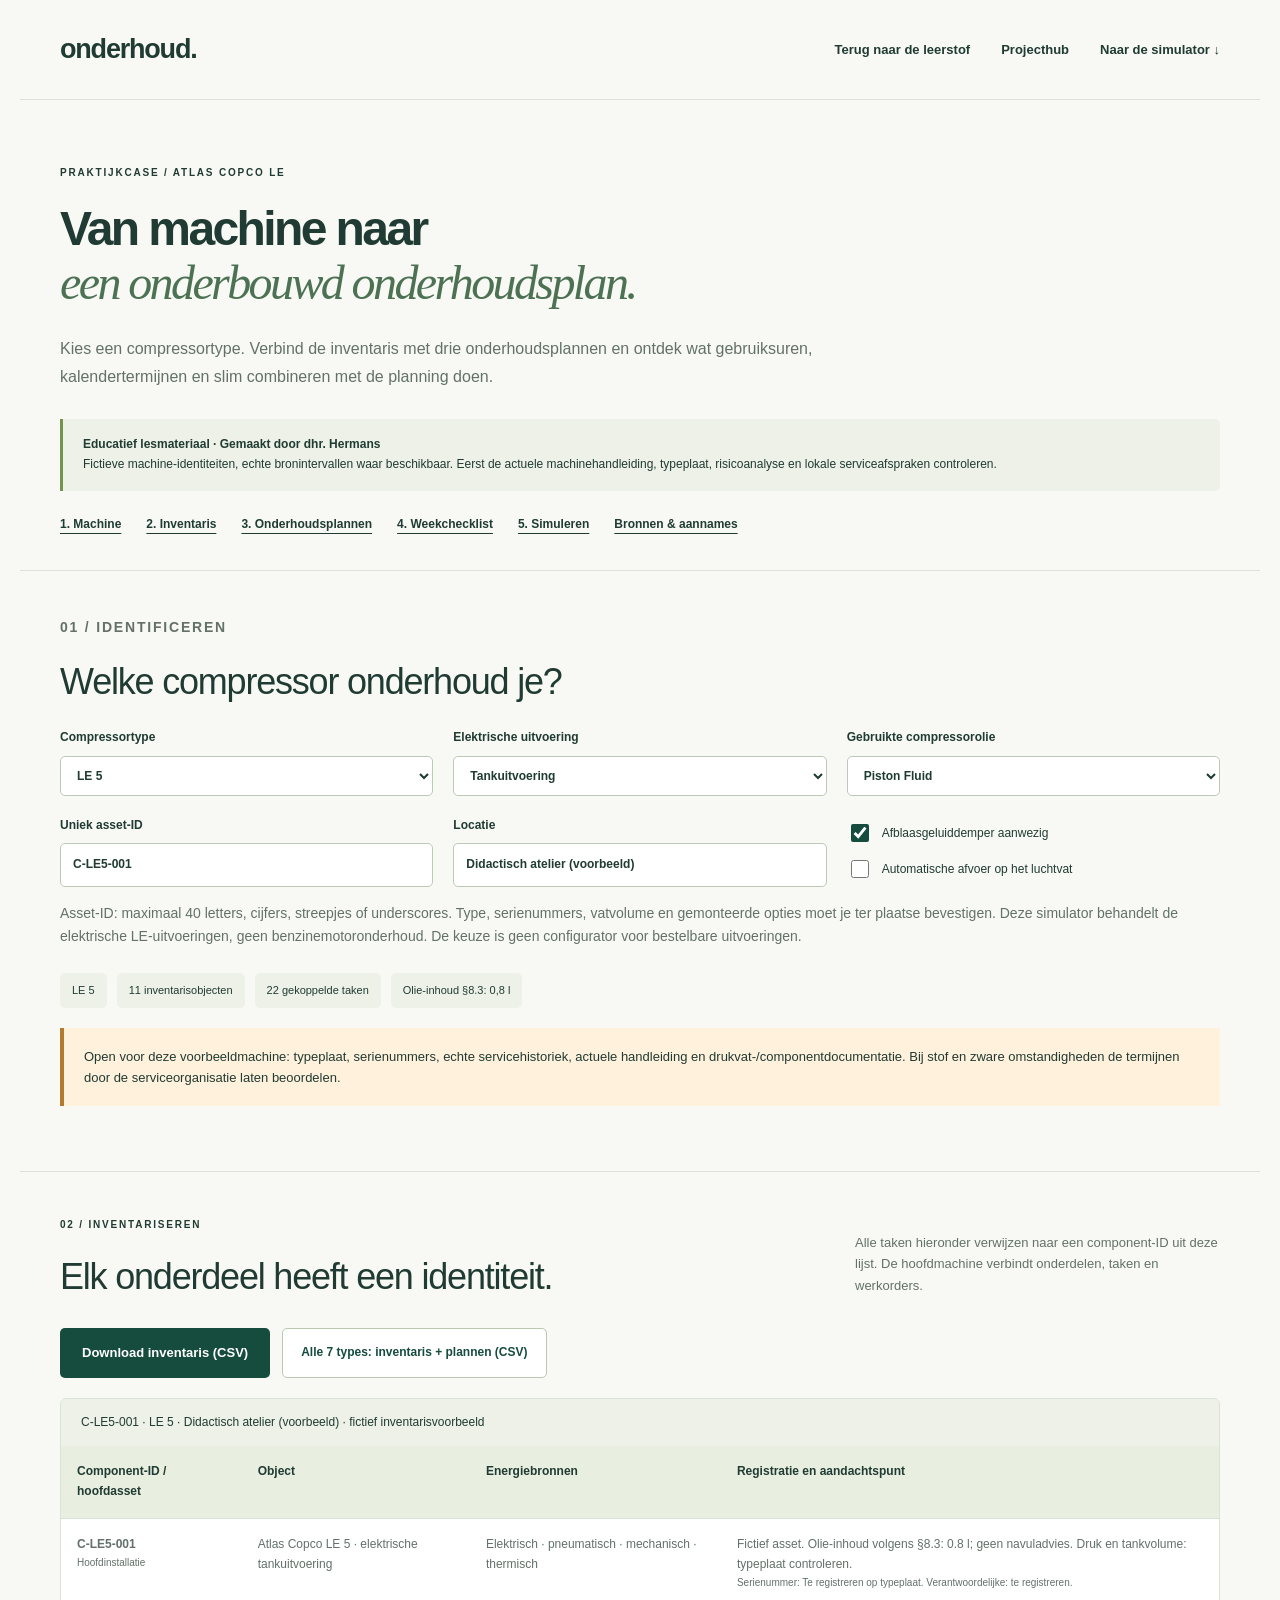
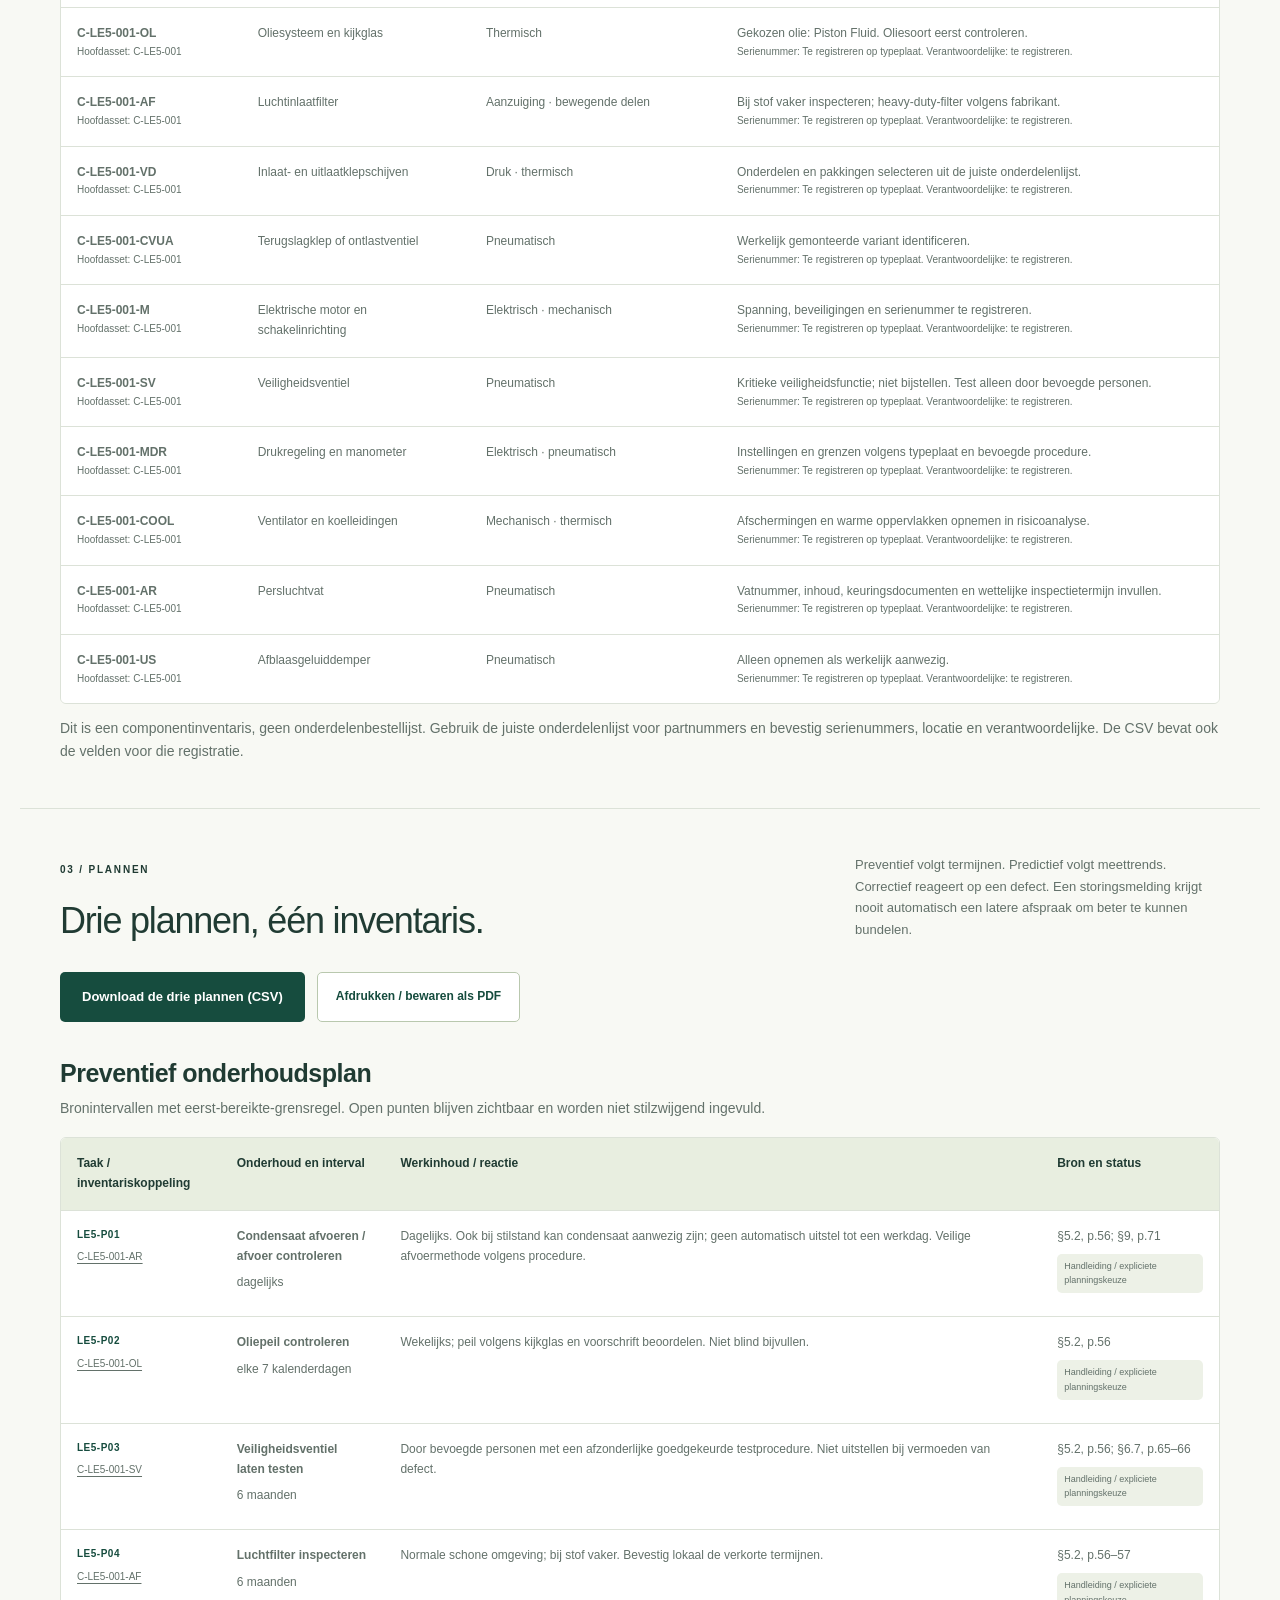
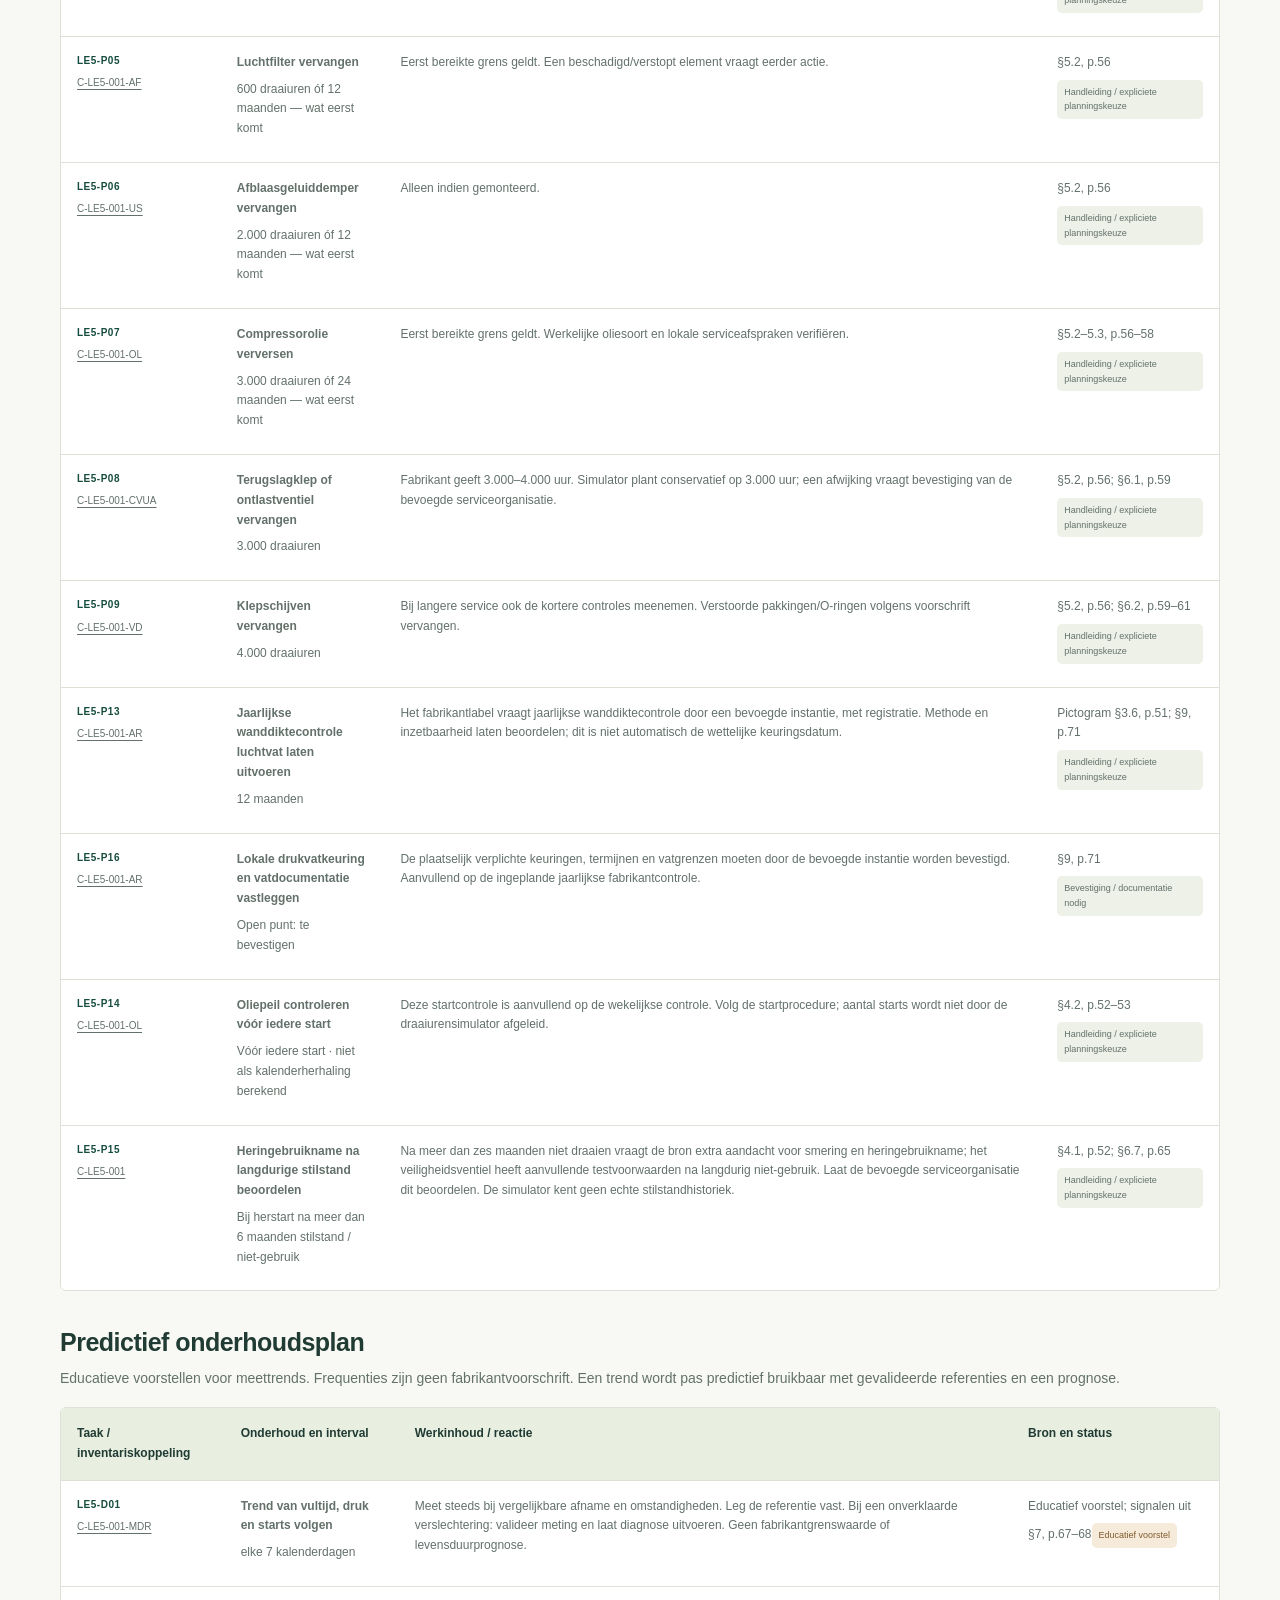
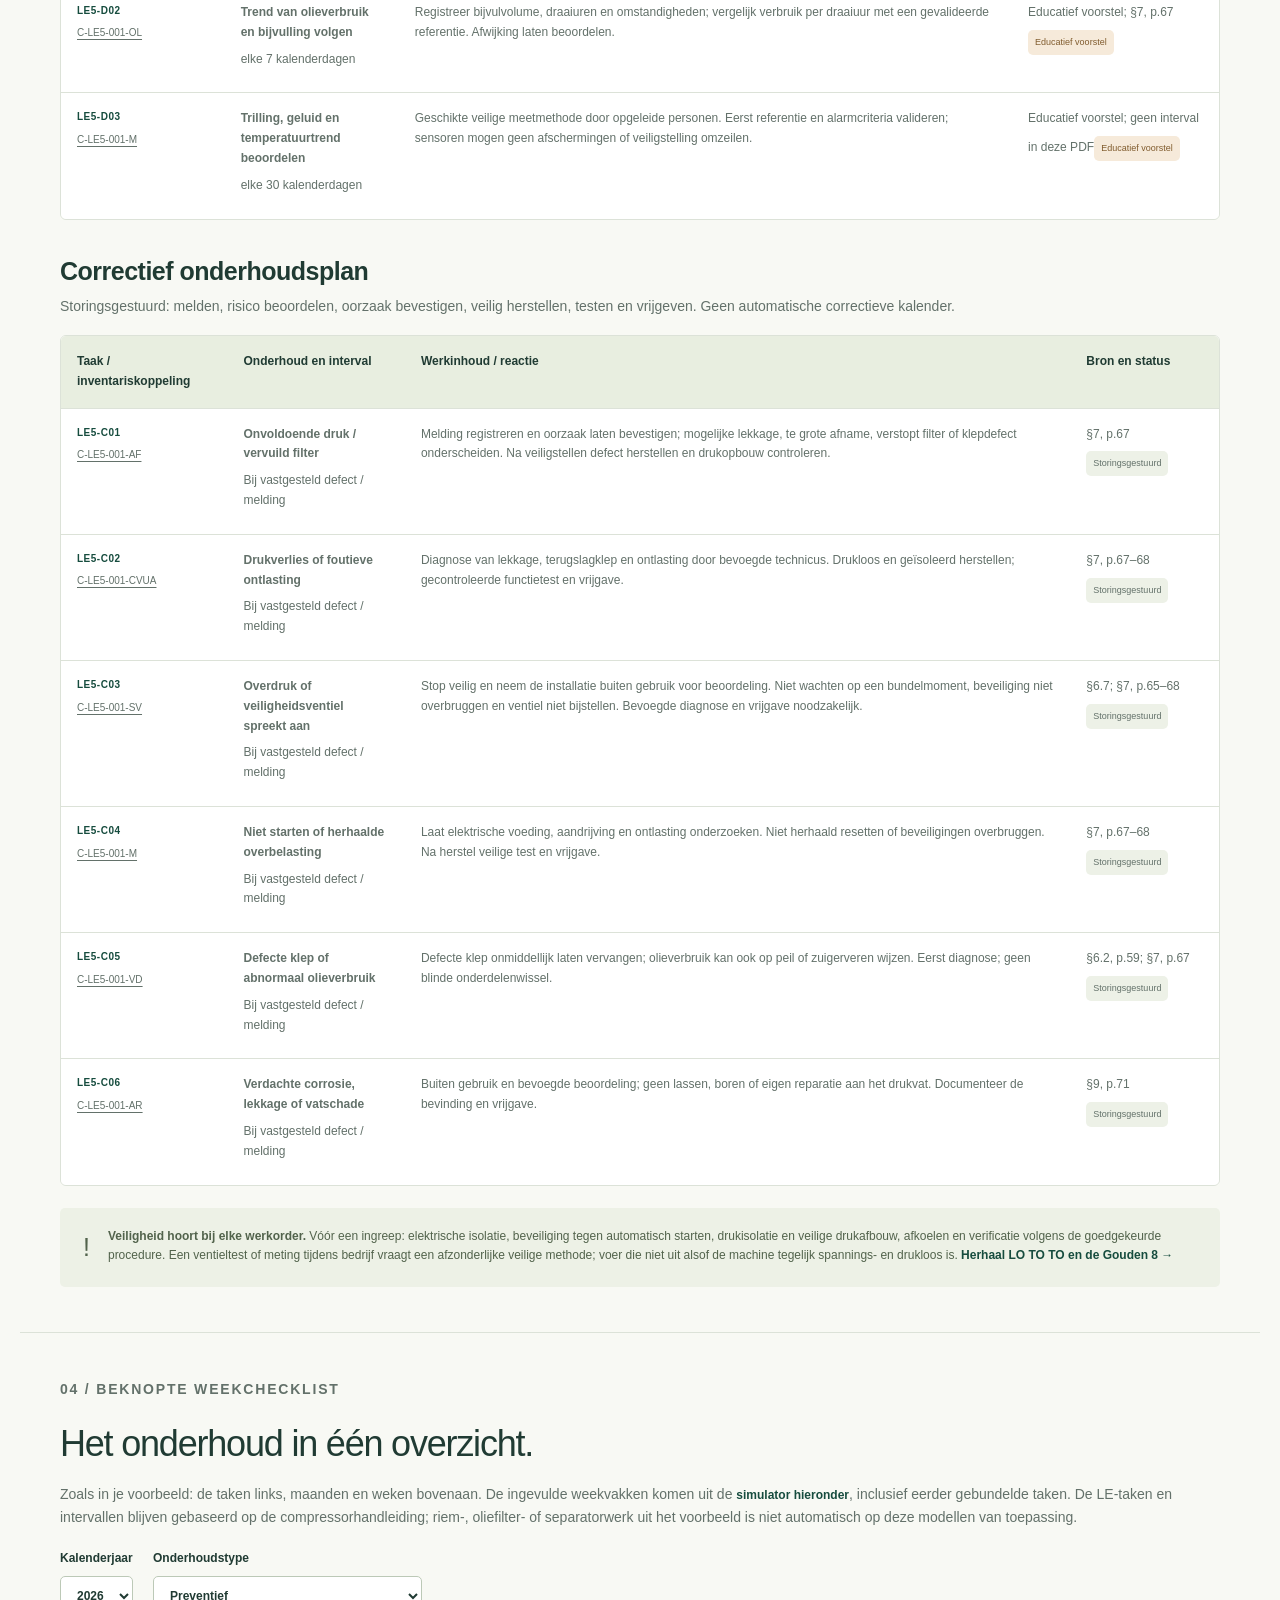
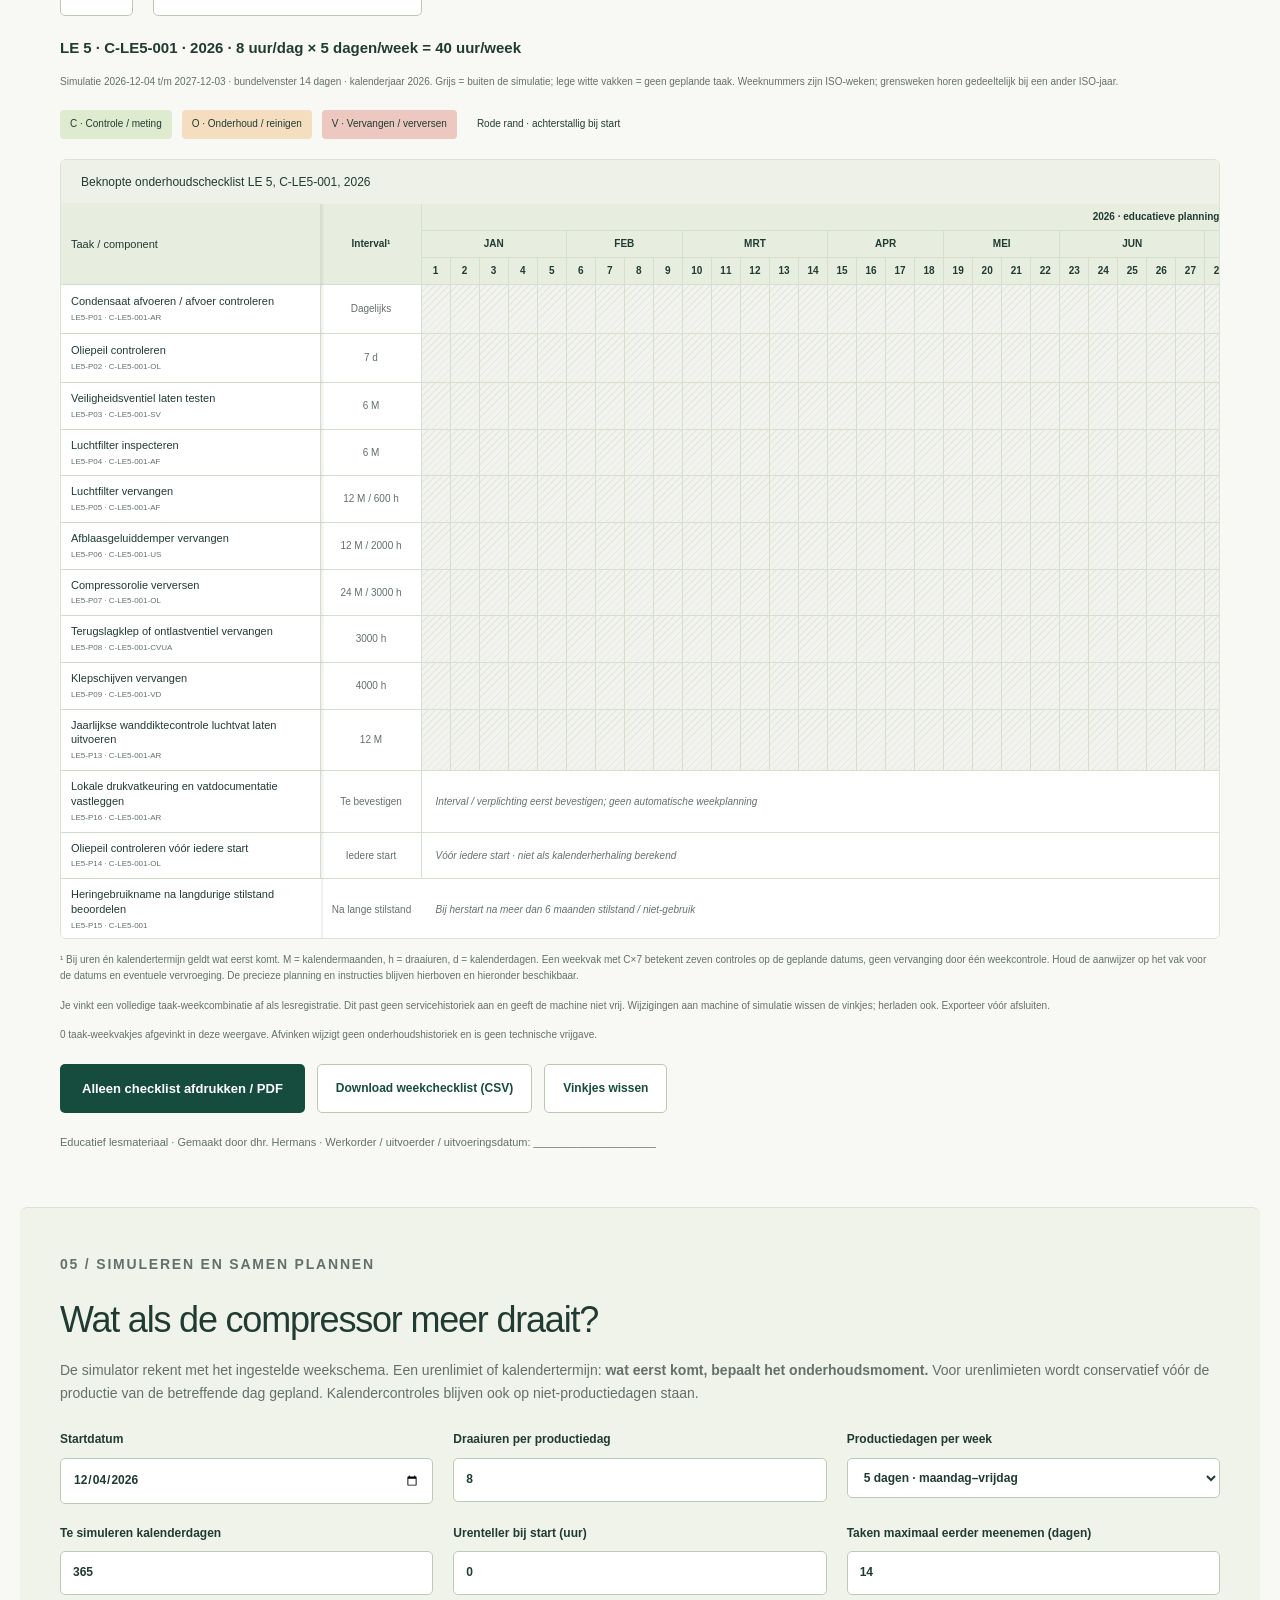
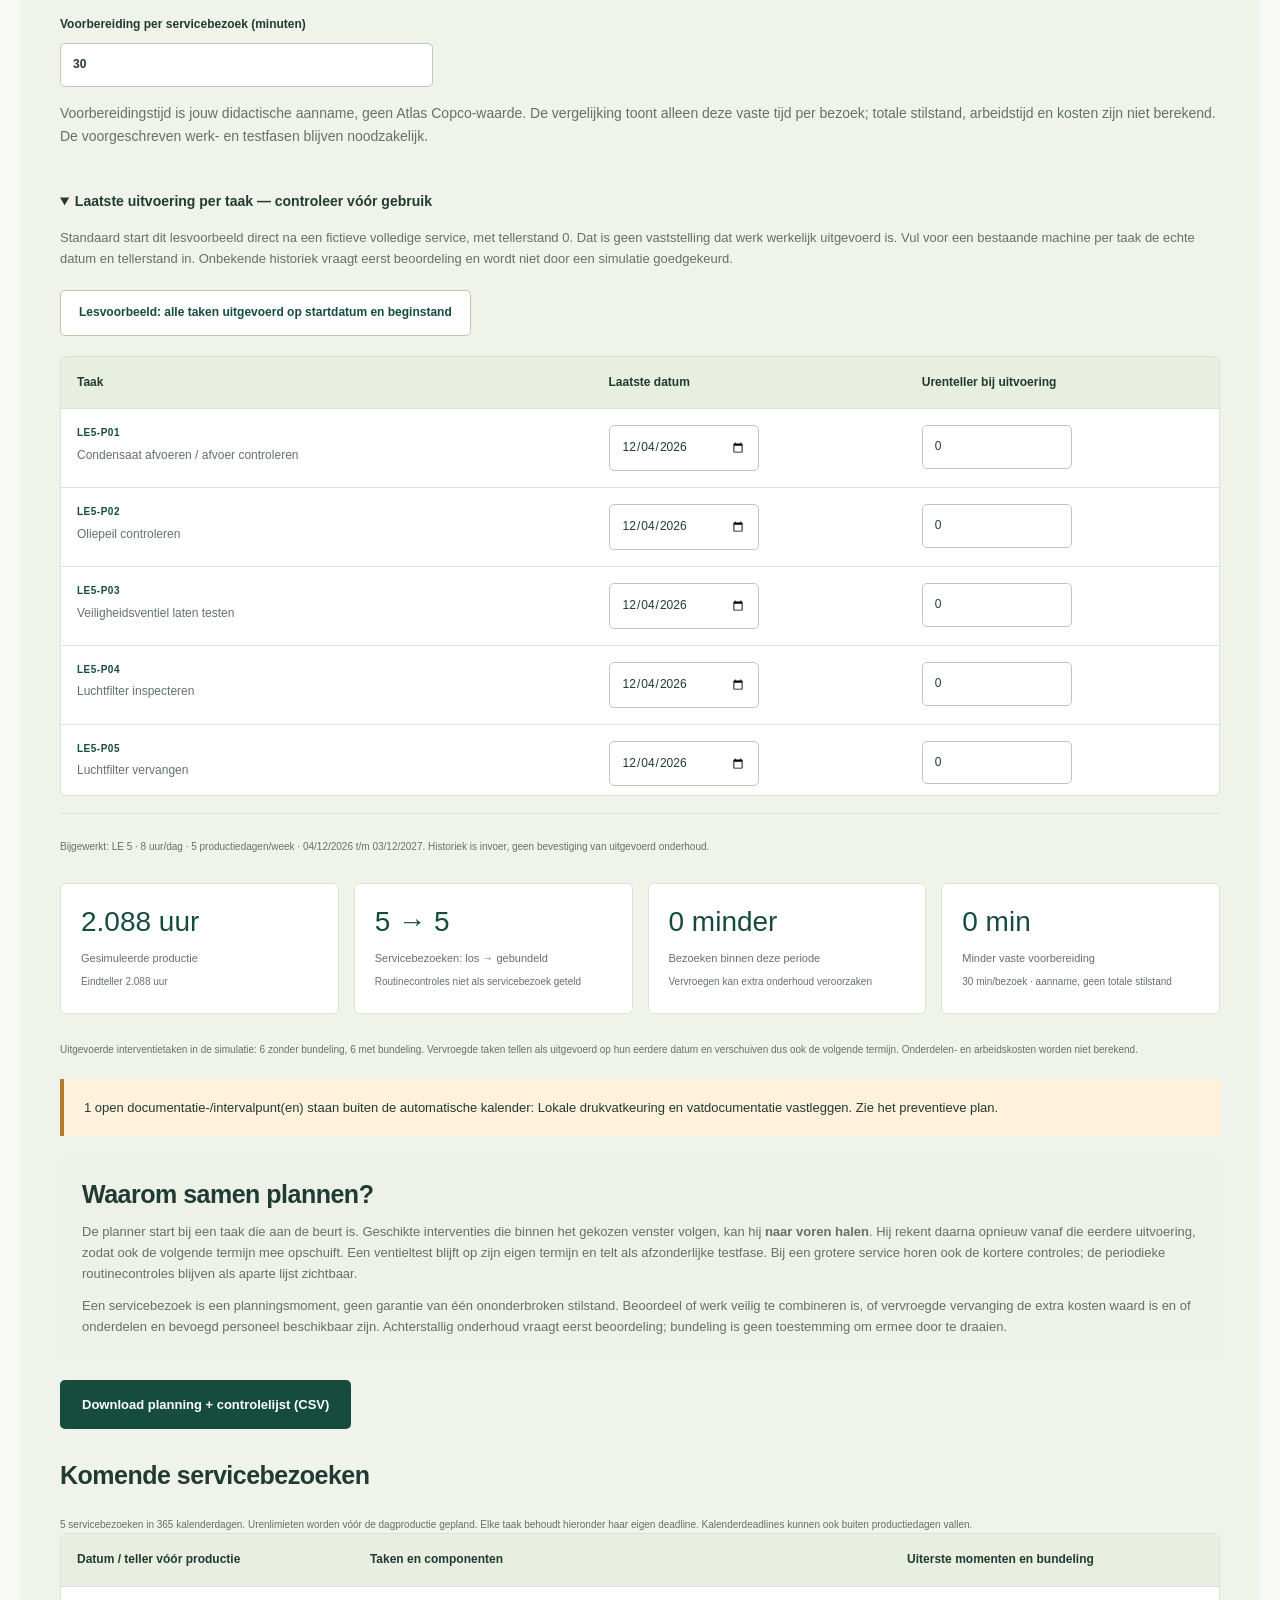
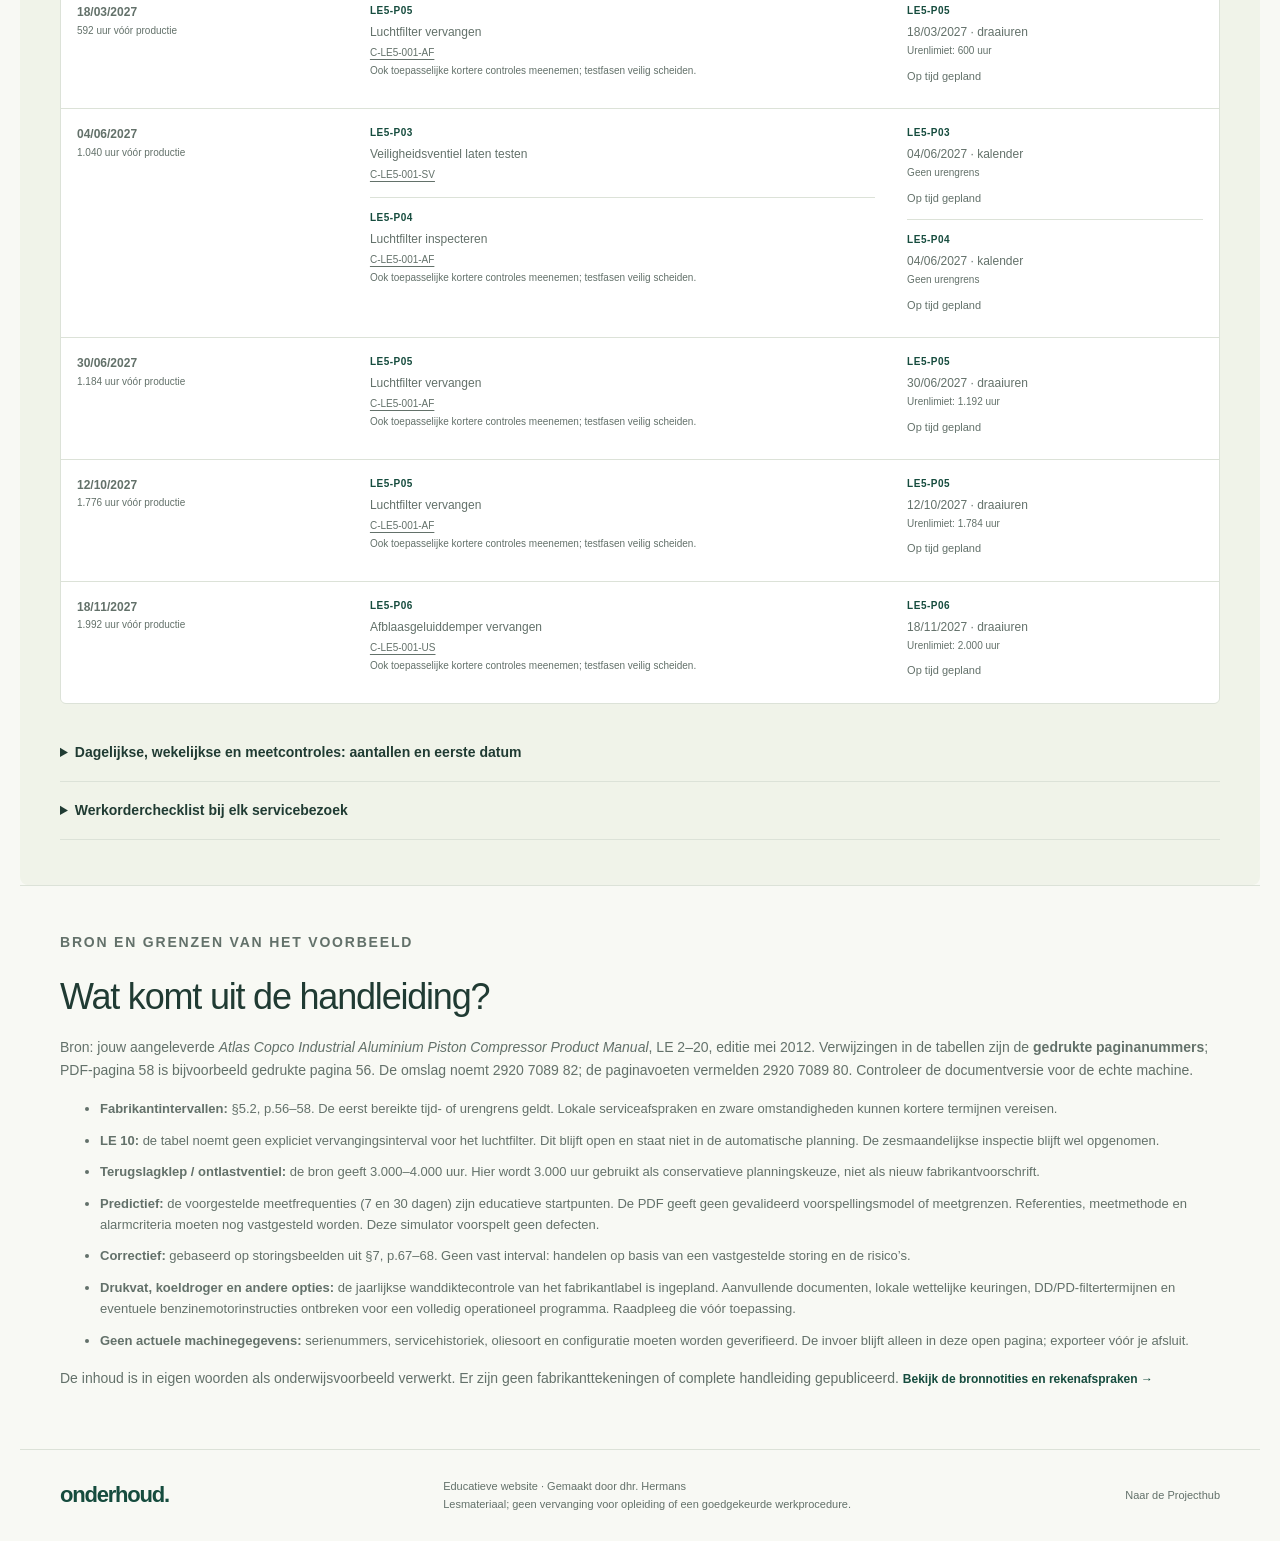
<file: compressor.html>
<!doctype html>
<html lang="nl"><head><meta charset="utf-8"><meta name="viewport" content="width=device-width,initial-scale=1"><meta name="theme-color" content="#164c3e"><meta name="description" content="Educatieve Atlas Copco LE-compressorcase: inventaris, preventief, predictief en correctief onderhoud met een simulator voor uren, kalendertermijnen en bundeling."><title>Compressoratelier — Onderhoud</title><link rel="stylesheet" href="styles.css"><link rel="stylesheet" href="compressor.css"><script src="content/compressors.js" defer></script><script src="planner.js" defer></script><script src="checklist.js" defer></script><script src="compressor.js" defer></script></head>
<body><a class="skip" href="#compressor-inhoud">Ga naar de inhoud</a><header><a class="brand" href="index.html">onderhoud.</a><nav aria-label="Hoofdnavigatie"><a href="index.html">Terug naar de leerstof</a><a href="https://dhrhermans.github.io/Projecthub/">Projecthub</a><a href="#simulator">Naar de simulator ↓</a></nav></header>
<main id="compressor-inhoud" class="compressor-main"><section class="section compressor-intro"><p class="eyebrow">PRAKTIJKCASE / ATLAS COPCO LE</p><h1>Van machine naar<br><em>een onderbouwd onderhoudsplan.</em></h1><p class="intro">Kies een compressortype. Verbind de inventaris met drie onderhoudsplannen en ontdek wat gebruiksuren, kalendertermijnen en slim combineren met de planning doen.</p><p class="creator-credit"><strong>Educatief lesmateriaal · Gemaakt door dhr. Hermans</strong><br>Fictieve machine-identiteiten, echte bronintervallen waar beschikbaar. Eerst de actuele machinehandleiding, typeplaat, risicoanalyse en lokale serviceafspraken controleren.</p><nav class="case-nav" aria-label="Onderdelen van de compressorcase"><a href="#machine">1. Machine</a><a href="#machine-inventaris">2. Inventaris</a><a href="#onderhoudsplannen">3. Onderhoudsplannen</a><a href="#compact-checklist">4. Weekchecklist</a><a href="#simulator">5. Simuleren</a><a href="#case-bronnen">Bronnen & aannames</a></nav></section>
<section id="machine" class="section case-block"><p class="eyebrow">01 / IDENTIFICEREN</p><h2>Welke compressor onderhoud je?</h2><form id="machine-form" class="form-grid"><label>Compressortype<select id="model" name="model"><option value="LE2">LE 2</option><option value="LE3">LE 3</option><option value="LE5" selected>LE 5</option><option value="LE7">LE 7</option><option value="LE10">LE 10</option><option value="LE15">LE 15</option><option value="LE20">LE 20</option></select></label><label>Elektrische uitvoering<select id="variant"><option value="tank">Tankuitvoering</option><option value="base">Frame-uitvoering, zonder luchtvat</option><option value="full">Full Feature, met koeldroger</option></select></label><label>Gebruikte compressorolie<select id="oil"><option value="piston">Piston Fluid</option><option value="mineral">Minerale olie</option></select></label><label>Uniek asset-ID<input id="asset-id" value="C-LE5-001" pattern="[A-Za-z0-9_\-]{1,40}" maxlength="40" required aria-describedby="asset-help"></label><label>Locatie<input id="location" value="Didactisch atelier (voorbeeld)" maxlength="100" required></label><div class="option-group"><label class="check-label"><input id="silencer" type="checkbox" checked> Afblaasgeluiddemper aanwezig</label><label class="check-label"><input id="auto-drain" type="checkbox"> Automatische afvoer op het luchtvat</label></div></form><p id="asset-help" class="small">Asset-ID: maximaal 40 letters, cijfers, streepjes of underscores. Type, serienummers, vatvolume en gemonteerde opties moet je ter plaatse bevestigen. Deze simulator behandelt de elektrische LE-uitvoeringen, geen benzinemotoronderhoud. De keuze is geen configurator voor bestelbare uitvoeringen.</p><div id="model-facts" class="facts" aria-live="polite"></div><div id="model-warnings" class="case-warning" role="status"></div></section>
<section id="machine-inventaris" class="section case-block"><div class="section-heading"><div><p class="eyebrow">02 / INVENTARISEREN</p><h2>Elk onderdeel heeft een identiteit.</h2></div><p>Alle taken hieronder verwijzen naar een component-ID uit deze lijst. De hoofdmachine verbindt onderdelen, taken en werkorders.</p></div><div class="export-actions"><button type="button" id="export-inventory" class="button">Download inventaris (CSV)</button><button type="button" id="export-all" class="secondary-button">Alle 7 types: inventaris + plannen (CSV)</button></div><div class="table-wrap" tabindex="0" role="region" aria-label="Gekoppelde compressorinventaris"><table class="case-table"><caption id="inventory-caption">Inventaris van de gekozen voorbeeldmachine</caption><thead><tr><th scope="col">Component-ID / hoofdasset</th><th scope="col">Object</th><th scope="col">Energiebronnen</th><th scope="col">Registratie en aandachtspunt</th></tr></thead><tbody id="inventory-body"></tbody></table></div><p class="small">Dit is een componentinventaris, geen onderdelenbestellijst. Gebruik de juiste onderdelenlijst voor partnummers en bevestig serienummers, locatie en verantwoordelijke. De CSV bevat ook de velden voor die registratie.</p></section>
<section id="onderhoudsplannen" class="section case-block"><div class="section-heading"><div><p class="eyebrow">03 / PLANNEN</p><h2>Drie plannen, één inventaris.</h2></div><p>Preventief volgt termijnen. Predictief volgt meettrends. Correctief reageert op een defect. Een storingsmelding krijgt nooit automatisch een latere afspraak om beter te kunnen bundelen.</p></div><div class="export-actions"><button id="export-plans" class="button" type="button">Download de drie plannen (CSV)</button><button id="print-case" class="secondary-button" type="button">Afdrukken / bewaren als PDF</button></div><div id="plan-tables"></div><aside class="note"><span aria-hidden="true">!</span><p><strong>Veiligheid hoort bij elke werkorder.</strong> Vóór een ingreep: elektrische isolatie, beveiliging tegen automatisch starten, drukisolatie en veilige drukafbouw, afkoelen en verificatie volgens de goedgekeurde procedure. Een ventieltest of meting tijdens bedrijf vraagt een afzonderlijke veilige methode; voer die niet uit alsof de machine tegelijk spannings- en drukloos is. <a class="text-link" href="index.html#lototo">Herhaal LO TO TO en de Gouden 8 →</a></p></aside></section>
<section id="compact-checklist" class="section case-block"><p class="eyebrow">04 / BEKNOPTE WEEKCHECKLIST</p><h2>Het onderhoud in één overzicht.</h2><p>Zoals in je voorbeeld: de taken links, maanden en weken bovenaan. De ingevulde weekvakken komen uit de <a class="text-link" href="#simulator">simulator hieronder</a>, inclusief eerder gebundelde taken. De LE-taken en intervallen blijven gebaseerd op de compressorhandleiding; riem-, oliefilter- of separatorwerk uit het voorbeeld is niet automatisch op deze modellen van toepassing.</p><p id="checklist-unavailable" hidden>Er is geen geldige checklist beschikbaar. Controleer eerst de machinegegevens, simulatie-invoer en historiek.</p><div id="checklist-content"><div class="checklist-toolbar"><label>Kalenderjaar<select id="checklist-year" aria-label="Kalenderjaar van de checklist"></select></label><label>Onderhoudstype<select id="checklist-strategy"><option value="preventief">Preventief</option><option value="predictief">Predictief · educatieve meetvoorstellen</option><option value="correctief">Correctief · bij storing</option><option value="all">Alle onderhoudstypes</option></select></label></div><p id="checklist-caption" class="checklist-caption"></p><p id="checklist-period" class="small"></p><div class="matrix-legend"><span class="legend-control">C · Controle / meting</span><span class="legend-maintenance">O · Onderhoud / reinigen</span><span class="legend-replacement">V · Vervangen / verversen</span><span>Rode rand · achterstallig bij start</span></div><div class="table-wrap matrix-wrap" tabindex="0" role="region" aria-label="Beknopte onderhoudschecklist per week, horizontaal verschuifbaar"><table id="checklist-table" class="checklist-table"></table></div><p class="small">¹ Bij uren én kalendertermijn geldt wat eerst komt. M = kalendermaanden, h = draaiuren, d = kalenderdagen. Een weekvak met C×7 betekent zeven controles op de geplande datums, geen vervanging door één weekcontrole. Houd de aanwijzer op het vak voor de datums en eventuele vervroeging. De precieze planning en instructies blijven hierboven en hieronder beschikbaar.</p><p class="small">Je vinkt een volledige taak-weekcombinatie af als lesregistratie. Dit past geen servicehistoriek aan en geeft de machine niet vrij. Wijzigingen aan machine of simulatie wissen de vinkjes; herladen ook. Exporteer vóór afsluiten.</p><p id="checklist-status" class="small" aria-live="polite"></p><div class="export-actions"><button id="print-checklist" type="button" class="button">Alleen checklist afdrukken / PDF</button><button id="export-checklist" type="button" class="secondary-button">Download weekchecklist (CSV)</button><button id="clear-checklist" type="button" class="secondary-button">Vinkjes wissen</button></div><p class="checklist-credit">Educatief lesmateriaal · Gemaakt door dhr. Hermans · Werkorder / uitvoerder / uitvoeringsdatum: ____________________</p></div></section>
<section id="simulator" class="section case-block simulator-section"><p class="eyebrow">05 / SIMULEREN EN SAMEN PLANNEN</p><h2>Wat als de compressor meer draait?</h2><p>De simulator rekent met het ingestelde weekschema. Een urenlimiet of kalendertermijn: <strong>wat eerst komt, bepaalt het onderhoudsmoment.</strong> Voor urenlimieten wordt conservatief vóór de productie van de betreffende dag gepland. Kalendercontroles blijven ook op niet-productiedagen staan.</p><form id="simulation-form" class="form-grid"><label>Startdatum<input id="start-date" type="date" required></label><label>Draaiuren per productiedag<input id="hours-per-day" type="number" min="0" max="24" step="0.25" value="8" required></label><label>Productiedagen per week<select id="days-per-week"><option value="1">1 dag · maandag</option><option value="2">2 dagen · maandag–dinsdag</option><option value="3">3 dagen · maandag–woensdag</option><option value="4">4 dagen · maandag–donderdag</option><option value="5" selected>5 dagen · maandag–vrijdag</option><option value="6">6 dagen · maandag–zaterdag</option><option value="7">7 dagen · iedere dag</option><option value="0">0 dagen · stilstand</option></select></label><label>Te simuleren kalenderdagen<input id="horizon" type="number" min="1" max="1095" step="1" value="365" required></label><label>Urenteller bij start (uur)<input id="meter" type="number" min="0" max="10000000" step="0.25" value="0" required></label><label>Taken maximaal eerder meenemen (dagen)<input id="bundle-window" type="number" min="0" max="30" step="1" value="14" required></label><label>Voorbereiding per servicebezoek (minuten)<input id="setup-minutes" type="number" min="0" max="1440" step="1" value="30" required></label></form><p class="small">Voorbereidingstijd is jouw didactische aanname, geen Atlas Copco-waarde. De vergelijking toont alleen deze vaste tijd per bezoek; totale stilstand, arbeidstijd en kosten zijn niet berekend. De voorgeschreven werk- en testfasen blijven noodzakelijk.</p><details class="history-details" open><summary>Laatste uitvoering per taak — controleer vóór gebruik</summary><p>Standaard start dit lesvoorbeeld direct na een fictieve volledige service, met tellerstand 0. Dat is geen vaststelling dat werk werkelijk uitgevoerd is. Vul voor een bestaande machine per taak de echte datum en tellerstand in. Onbekende historiek vraagt eerst beoordeling en wordt niet door een simulatie goedgekeurd.</p><div class="export-actions"><button id="reset-history" class="secondary-button" type="button">Lesvoorbeeld: alle taken uitgevoerd op startdatum en beginstand</button></div><div class="table-wrap history-wrap" tabindex="0" role="region" aria-label="Historiek per onderhoudstaak"><table class="case-table"><thead><tr><th scope="col">Taak</th><th scope="col">Laatste datum</th><th scope="col">Urenteller bij uitvoering</th></tr></thead><tbody id="history-body"></tbody></table></div></details><div id="case-error" class="case-error" role="alert" hidden></div><div id="simulation-status" class="small" aria-live="polite"></div><div id="simulation-output"><div id="simulation-metrics" class="metrics-grid"></div><div id="simulation-warnings" role="status"></div><div class="planning-explanation"><h3>Waarom samen plannen?</h3><p>De planner start bij een taak die aan de beurt is. Geschikte interventies die binnen het gekozen venster volgen, kan hij <strong>naar voren halen</strong>. Hij rekent daarna opnieuw vanaf die eerdere uitvoering, zodat ook de volgende termijn mee opschuift. Een ventieltest blijft op zijn eigen termijn en telt als afzonderlijke testfase. Bij een grotere service horen ook de kortere controles; de periodieke routinecontroles blijven als aparte lijst zichtbaar.</p><p>Een servicebezoek is een planningsmoment, geen garantie van één ononderbroken stilstand. Beoordeel of werk veilig te combineren is, of vervroegde vervanging de extra kosten waard is en of onderdelen en bevoegd personeel beschikbaar zijn. Achterstallig onderhoud vraagt eerst beoordeling; bundeling is geen toestemming om ermee door te draaien.</p></div><div class="export-actions"><button id="export-schedule" class="button" type="button">Download planning + controlelijst (CSV)</button></div><h3>Komende servicebezoeken</h3><p id="schedule-intro" class="small"></p><div class="table-wrap" tabindex="0" role="region" aria-label="Gesimuleerde servicebezoeken"><table class="case-table"><thead><tr><th scope="col">Datum / teller vóór productie</th><th scope="col">Taken en componenten</th><th scope="col">Uiterste momenten en bundeling</th></tr></thead><tbody id="schedule-body"></tbody></table></div><details class="routine-details"><summary>Dagelijkse, wekelijkse en meetcontroles: aantallen en eerste datum</summary><p>Deze controles zijn niet als afzonderlijke servicebezoeken geteld. Een grote service vervangt de dagelijkse en wekelijkse opvolging niet.</p><div class="table-wrap" tabindex="0" role="region" aria-label="Periodieke controlelijst"><table class="case-table"><thead><tr><th scope="col">Taak en asset</th><th scope="col">Type / herhalingen in de periode</th><th scope="col">Eerste en laatste geplande controle</th></tr></thead><tbody id="routine-body"></tbody></table></div></details><details><summary>Werkorderchecklist bij elk servicebezoek</summary><ol><li>Asset en taak-ID controleren; melding, oorspronkelijke deadline, datum en tellerstand vastleggen.</li><li>Risicoanalyse, bevoegdheden en actuele instructies controleren; LO TO TO en eventuele werkvergunning toepassen.</li><li>Werk, benodigde onderdelen en de toepasselijke kortere controles volgens de handleiding uitvoeren.</li><li>Resultaten, metingen met eenheid, vervangen onderdelen en afwijkingen registreren.</li><li>Afzonderlijke veilige testfase en bevoegde vrijgave uitvoeren; volgende termijnen vanaf de echte uitvoering vastleggen.</li></ol></details></div></section>
<section id="case-bronnen" class="section case-block"><p class="eyebrow">BRON EN GRENZEN VAN HET VOORBEELD</p><h2>Wat komt uit de handleiding?</h2><p>Bron: jouw aangeleverde <cite>Atlas Copco Industrial Aluminium Piston Compressor Product Manual</cite>, LE 2–20, editie mei 2012. Verwijzingen in de tabellen zijn de <strong>gedrukte paginanummers</strong>; PDF-pagina 58 is bijvoorbeeld gedrukte pagina 56. De omslag noemt 2920 7089 82; de paginavoeten vermelden 2920 7089 80. Controleer de documentversie voor de echte machine.</p><ul><li><strong>Fabrikantintervallen:</strong> §5.2, p.56–58. De eerst bereikte tijd- of urengrens geldt. Lokale serviceafspraken en zware omstandigheden kunnen kortere termijnen vereisen.</li><li><strong>LE 10:</strong> de tabel noemt geen expliciet vervangingsinterval voor het luchtfilter. Dit blijft open en staat niet in de automatische planning. De zesmaandelijkse inspectie blijft wel opgenomen.</li><li><strong>Terugslagklep / ontlastventiel:</strong> de bron geeft 3.000–4.000 uur. Hier wordt 3.000 uur gebruikt als conservatieve planningskeuze, niet als nieuw fabrikantvoorschrift.</li><li><strong>Predictief:</strong> de voorgestelde meetfrequenties (7 en 30 dagen) zijn educatieve startpunten. De PDF geeft geen gevalideerd voorspellingsmodel of meetgrenzen. Referenties, meetmethode en alarmcriteria moeten nog vastgesteld worden. Deze simulator voorspelt geen defecten.</li><li><strong>Correctief:</strong> gebaseerd op storingsbeelden uit §7, p.67–68. Geen vast interval: handelen op basis van een vastgestelde storing en de risico’s.</li><li><strong>Drukvat, koeldroger en andere opties:</strong> de jaarlijkse wanddiktecontrole van het fabrikantlabel is ingepland. Aanvullende documenten, lokale wettelijke keuringen, DD/PD-filtertermijnen en eventuele benzinemotorinstructies ontbreken voor een volledig operationeel programma. Raadpleeg die vóór toepassing.</li><li><strong>Geen actuele machinegegevens:</strong> serienummers, servicehistoriek, oliesoort en configuratie moeten worden geverifieerd. De invoer blijft alleen in deze open pagina; exporteer vóór je afsluit.</li></ul><p>De inhoud is in eigen woorden als onderwijsvoorbeeld verwerkt. Er zijn geen fabrikanttekeningen of complete handleiding gepubliceerd. <a class="text-link" href="docs/compressor-bronnen.md">Bekijk de bronnotities en rekenafspraken →</a></p></section>
</main><footer><a class="brand" href="index.html">onderhoud.</a><p>Educatieve website · Gemaakt door dhr. Hermans<br>Lesmateriaal; geen vervanging voor opleiding of een goedgekeurde werkprocedure.</p><a href="https://dhrhermans.github.io/Projecthub/">Naar de Projecthub</a></footer><noscript><p class="noscript">Deze simulator heeft JavaScript nodig. De bronverantwoording en uitleg blijven leesbaar. Schakel JavaScript in voor inventaris, plannen en berekeningen.</p></noscript></body></html>
</file>
<file: styles.css>
:root{--ink:#203b33;--green:#164c3e;--muted:#63716a;--paper:#f8f9f4;--line:#dce2d8;--lime:#deef9c}*{box-sizing:border-box}html{scroll-behavior:smooth;scroll-padding-top:24px}body{margin:0;background:var(--paper);color:var(--ink);font-family:Arial,Helvetica,sans-serif;font-size:16px;line-height:1.65}a{color:inherit;text-decoration:none}button{font:inherit;cursor:pointer}a,button,summary{-webkit-tap-highlight-color:transparent}button:focus-visible,a:focus-visible,summary:focus-visible,[tabindex]:focus-visible{outline:3px solid #ad6b20;outline-offset:5px}header,main>section,footer,.learning-strip{max-width:1240px;margin:auto}header{padding:27px 40px;display:flex;justify-content:space-between;align-items:center;border-bottom:1px solid var(--line)}.brand{font-size:27px;font-weight:800;letter-spacing:-1.2px;display:flex;align-items:center;gap:9px}.brand-dot{color:#719646;margin-left:-8px}.brand-icon{width:30px;height:30px;border:3px solid var(--green);border-radius:50%;font-size:0;position:relative}.brand-icon span{position:absolute;font-size:25px;right:-9px;top:-16px;background:var(--paper);line-height:1}nav{display:flex;align-items:center;gap:31px;font-size:13px;font-weight:600}nav a:hover,.text-link:hover{text-decoration:underline;text-underline-offset:5px}.nav-quiz{padding:10px 17px;border:1px solid #bfcbbd;border-radius:5px}.nav-quiz span{margin-left:16px}.hero{display:grid;grid-template-columns:1.05fr 1fr;gap:45px;padding:65px 40px 60px;align-items:center}.eyebrow{font-size:10px;letter-spacing:1.8px;font-weight:700;margin:0 0 21px;display:flex;align-items:center;gap:9px}.eyebrow>span{background:#729448;width:7px;height:7px;border-radius:50%}h1,h2,h3,h4,p{margin-top:0}h1{font-size:clamp(38px,4.4vw,60px);line-height:1.12;letter-spacing:-2.6px;margin-bottom:25px;font-weight:600}em{font-family:Georgia,serif;font-weight:400;color:#4c7253}h2{font-size:36px;font-weight:500;line-height:1.2;letter-spacing:-1.2px;margin-bottom:18px}h3{font-size:24px;line-height:1.3;letter-spacing:-.5px}h4{font-size:15px;margin-bottom:6px}.intro{font-size:16px;color:var(--muted);max-width:430px;line-height:1.8;margin-bottom:27px}.button{display:inline-flex;align-items:center;justify-content:center;gap:30px;background:var(--green);color:#fff;padding:14px 22px;border:0;border-radius:5px;font-size:13px;font-weight:600}.button:hover{background:#24644e}.hero-notes{display:flex;gap:20px;color:#607165;font-size:10px;margin-top:24px}.hero-notes span:before{content:'✓';margin-right:6px}.hero-visual{height:375px;background:#214e40;border-radius:10px;position:relative;overflow:hidden;color:#e6efde;isolation:isolate}.visual-grid{position:absolute;inset:0;z-index:-1;background-image:linear-gradient(#ffffff06 1px,transparent 1px),linear-gradient(90deg,#ffffff06 1px,transparent 1px);background-size:28px 28px}.visual-top{display:flex;justify-content:space-between;margin:22px;font-size:8px;letter-spacing:1.3px;color:#c4d4bd}.visual-top i{display:inline-block;width:6px;height:6px;background:#ceef85;border-radius:50%;margin-right:6px}.machine{position:absolute;top:45px;width:100%;height:280px}.sensor{position:absolute;padding:8px 11px;background:#315c49eb;border:1px solid #668369;border-radius:4px;font-size:7px;letter-spacing:1px}.sensor strong{display:block;font-size:20px;letter-spacing:0;line-height:1.2}.sensor small{font-size:10px;font-weight:400;color:#bdccae}.sensor-temp{top:86px;left:24px}.sensor-vibration{top:67px;right:23px}.sensor-hours{right:25px;bottom:63px}.visual-bottom{position:absolute;bottom:0;padding:17px 21px;border-top:1px solid #ffffff15;width:100%;font-size:9px;display:flex;align-items:center;gap:7px}.visual-bottom>span:last-child{margin-left:auto;color:#c3d0bc;font-size:8px}.pulse{width:6px;height:6px;background:#d9ef9b;border-radius:50%}.learning-strip{display:flex;align-items:center;gap:24px;padding:23px 40px;border-top:1px solid var(--line);border-bottom:1px solid var(--line);font-size:12px}.strip-title{font-size:9px;letter-spacing:1.4px;margin-right:35px;color:var(--muted)}.learning-strip b{font-size:10px;color:#768c69;margin-right:12px}.route-line{height:1px;background:#d4dccd;flex:1;max-width:85px}.section{padding:65px 40px}.section-heading{display:flex;justify-content:space-between;gap:50px;align-items:flex-end;margin-bottom:30px}.section-heading h2{margin-bottom:0}.section-heading>p{max-width:365px;color:var(--muted);font-size:13px;margin-bottom:2px}.cards{display:grid;grid-template-columns:repeat(3,1fr);gap:18px}.strategy-card{border:1px solid var(--line);border-radius:7px;background:#fff;padding:25px 25px 20px;display:flex;flex-direction:column}.card-top{display:flex;justify-content:space-between;align-items:center;margin-bottom:28px}.strategy-icon{font-size:27px;width:43px;height:43px;background:#eaf0e1;display:grid;place-items:center;border-radius:9px;color:#4a7248}.blue .strategy-icon{background:#e8eff5;color:#426d8c}.orange .strategy-icon{background:#f8eee1;color:#a77538}.card-number{font-size:10px;letter-spacing:1px;color:#809080}.strategy-card h3{margin-bottom:4px}.strategy-card .tagline{font-size:12px;color:#4c6755;margin-bottom:18px}.strategy-card>p:not(.tagline){font-size:12px;color:var(--muted);line-height:1.8;flex:1}.trigger{padding:17px 0;border-top:1px solid #e7ebe3;border-bottom:1px solid #e7ebe3;margin:5px 0 18px}.trigger span{display:block;font-size:8px;letter-spacing:1px;color:#647362;margin-bottom:5px}.trigger strong{font-size:11px;font-weight:600}.text-link{font-size:12px;font-weight:600;background:none;padding:0;border:0;color:var(--green);text-align:left}.note{display:flex;gap:18px;background:#edf1e6;padding:19px 23px;margin-top:22px;border-radius:5px;font-size:12px;color:#52634c}.note>span{font-size:25px}.note p{margin:0}.detail-section{background:#edf1e8;max-width:none}.detail-inner{max-width:1240px;margin:auto;padding:55px 40px}.tabs{display:flex;gap:8px;border-bottom:1px solid #ccd7c6;margin:28px 0}.tabs button{border:0;background:none;padding:12px 18px;font-size:13px;color:#52634c;border-bottom:3px solid transparent}.tabs button[aria-selected=true]{border-color:var(--green);color:var(--green);font-weight:700}.lesson-panel{display:grid;grid-template-columns:1fr 1fr;gap:18px 60px}.lesson-example{padding-right:15px}.lesson-example .eyebrow{font-size:9px;margin-bottom:12px}.lesson-panel p{font-size:13px;color:#52634c}.lesson-example h3{font-size:25px}.lesson-takeaway{grid-column:1/-1;border-top:1px solid #ccd7c6;padding-top:17px;margin:0;font-style:italic}.table-wrap{overflow:auto;border:1px solid var(--line);border-radius:6px}table{border-collapse:collapse;width:100%;min-width:700px;font-size:12px;text-align:left;background:#fff}th,td{padding:18px 20px;border-bottom:1px solid var(--line);vertical-align:top;width:25%}thead{background:#e8eee0}tbody th{font-weight:600}tbody td{color:var(--muted)}tbody tr:last-child>*{border:0}.small{font-size:10px;color:var(--muted);margin:13px 0 0}.practice{background:#214e40;color:#f4f5e9;border-radius:8px;display:grid;grid-template-columns:1fr 1fr;gap:70px;padding:43px;margin:0 auto}.practice em{color:#d3e79a}.practice h2{font-size:37px}.practice>div>p:not(.eyebrow){font-size:13px;color:#d3dfcd;max-width:350px}.practice .text-link{color:#d3e79a}.practice .eyebrow{color:#c7d5b8}.steps{display:flex;flex-direction:column;justify-content:center}.steps article{display:flex;gap:18px;padding:18px 0;border-bottom:1px solid #ffffff21}.steps article:last-child{border:0}.steps article>span{border:1px solid #a2b28c;min-width:29px;height:29px;display:grid;place-items:center;border-radius:50%;font-size:11px;color:#d3e79a}.steps h3{font-size:16px;letter-spacing:0;margin-bottom:6px}.steps p{font-size:12px;color:#d3dfcd;margin:0}.quiz-layout{display:grid;grid-template-columns:250px 1fr;background:#fff;border:1px solid var(--line);border-radius:7px;overflow:hidden}.quiz-layout>aside{background:#edf1e7;padding:30px}.quiz-label{font-size:9px;letter-spacing:1.3px}.quiz-progress{font-size:17px;margin:20px 0 12px}.progress-track{height:4px;background:#d2ddc5;border-radius:5px;overflow:hidden}#progress-bar{height:100%;background:var(--green);transition:width .3s}.quiz-layout>aside p{font-size:12px;color:var(--muted);margin:27px 0}.quiz-card{padding:30px 36px;min-height:340px}.quiz-card h3{font-size:23px;max-width:650px}.quiz-card>.eyebrow{margin-bottom:12px}.quiz-options{display:grid;gap:9px}.quiz-options button{text-align:left;border:1px solid #dce2d6;background:#fafbf8;border-radius:5px;padding:11px 14px;color:var(--ink);display:flex;align-items:center;gap:14px;font-size:12px}.quiz-options button>span:first-child{border:1px solid #d1d9cb;min-width:25px;height:25px;display:grid;place-items:center;border-radius:4px;font-size:10px}.quiz-options button:hover:enabled{background:#edf3e3;border-color:#60824a}.quiz-options .correct{background:#e6f0dd;border-color:#527b3e}.quiz-options .incorrect{background:#fbece4;border-color:#b35e38}.quiz-options button:disabled{color:var(--ink);cursor:default;opacity:1}.feedback:not(:empty){padding-top:20px;font-size:13px}.feedback p{margin:5px 0 16px;color:var(--muted)}.feedback .button{padding:10px 16px}.quiz-card>p{font-size:13px}.glossary{margin-top:27px;border-top:1px solid var(--line)}details{border-bottom:1px solid var(--line);padding:17px 0}summary{cursor:pointer;font-size:14px;font-weight:600}details p{font-size:13px;color:var(--muted);max-width:850px;margin:14px 0 0}.sources{border-top:1px solid var(--line);display:grid;grid-template-columns:1fr 1fr;gap:80px;padding-top:45px;padding-bottom:45px}.sources p{font-size:12px;color:var(--muted)}.sources a{display:block;border:1px solid var(--line);padding:20px;background:#fff;border-radius:5px}.sources a:hover{border-color:#65834b}.sources a strong{display:block;font-size:13px;margin-bottom:8px}.sources a span{font-size:11px;color:var(--muted)}.sources a strong span{float:right}footer{display:flex;align-items:center;justify-content:space-between;padding:27px 40px;border-top:1px solid var(--line);font-size:11px;color:var(--muted)}footer .brand{color:var(--green);font-size:22px}footer p{margin:0}.skip{position:absolute;top:-100px;left:15px;background:white;z-index:10;padding:12px}.skip:focus{top:10px}.sr-only{position:absolute;width:1px;height:1px;overflow:hidden;clip-path:inset(50%)}.noscript{padding:20px}section[id]{scroll-margin-top:10px}@media(min-width:1300px){.practice{max-width:1160px}}@media(max-width:850px){header{padding:20px 25px}nav{gap:16px;font-size:11px}.hero{padding:40px 25px;gap:25px}h1{font-size:42px}.hero-visual{height:335px}.sensor-temp{left:12px}.sensor-vibration{right:12px}.section,.detail-inner{padding:45px 25px}.learning-strip{padding:20px 25px;gap:16px}.strip-title{margin-right:0}.section-heading{gap:25px}.cards{gap:12px}.strategy-card{padding:20px 17px}.practice{margin:0 25px;padding:30px;gap:35px}.quiz-layout{grid-template-columns:200px 1fr}.quiz-card{padding:25px}.sources{gap:35px}h2{font-size:30px}}@media(max-width:620px){header{flex-wrap:wrap;gap:16px}.brand{font-size:24px}nav{width:100%;justify-content:space-between;gap:9px}.nav-quiz{padding:7px 9px}.nav-quiz span{display:none}.hero{grid-template-columns:1fr;padding-top:35px;gap:30px}h1{font-size:46px}.hero-copy .eyebrow{font-size:9px}.hero-visual{height:330px}.machine{top:20px}.sensor-temp{top:75px;left:20px}.sensor-vibration{top:50px;right:20px}.hero-notes{gap:12px;font-size:9px}.learning-strip{gap:10px;flex-wrap:wrap;font-size:10px}.strip-title{width:100%;font-size:8px}.route-line{max-width:none;min-width:8px}.learning-strip b{margin-right:5px}.section-heading{display:block}.section-heading>p{margin-top:20px;max-width:none}.cards{grid-template-columns:1fr;gap:16px}.strategy-card{padding:24px}.card-top{margin-bottom:18px}.strategy-card>p:not(.tagline){font-size:14px}.strategy-card .tagline{font-size:13px}.trigger strong{font-size:12px}.lesson-panel{grid-template-columns:1fr;gap:20px}.tabs{gap:0}.tabs button{padding:12px;font-size:12px}.lesson-example{padding:0}.practice{grid-template-columns:1fr;gap:15px;padding:27px;margin:0 20px}.practice h2{font-size:34px}.quiz-layout{grid-template-columns:1fr}.quiz-layout>aside{padding:20px;display:flex;flex-wrap:wrap;align-items:center;gap:12px}.quiz-label{width:100%}.quiz-progress{margin:0;font-size:14px}.progress-track{flex:1;min-width:60px}.quiz-layout>aside p{display:none}.quiz-layout>aside .text-link{width:100%;font-size:10px}.quiz-card{padding:24px 20px}.quiz-card h3{font-size:20px}.sources{grid-template-columns:1fr;gap:15px}footer{padding:25px;flex-wrap:wrap;gap:15px}footer p{order:3;width:100%}}@media(prefers-reduced-motion:reduce){html{scroll-behavior:auto}*{transition:none!important}}@media print{header nav,.hero-visual,.learning-strip,.quiz-section,footer{display:none}.hero,.section,.detail-inner{padding:20px 0}.hero,.cards,.practice{display:block}.strategy-card{break-inside:avoid;margin-bottom:12px}.practice{color:#000;background:none}a{text-decoration:underline}}

.inventory-example-title{margin:32px 0 18px;font-size:22px}caption{text-align:left;padding:14px 20px;background:#edf1e7;font-size:12px}.safety-section{background:#edf1e7;border-radius:8px}.safety-section>p{font-size:14px;color:var(--muted);max-width:1000px}.sources a+a{margin-top:12px}

.golden-eight{margin-top:35px;padding-top:28px;border-top:1px solid #ccd7c6}.golden-eight>p{font-size:14px;color:var(--muted)}.golden-list{padding-left:28px;margin:25px 0}.golden-list li{padding:10px 0 10px 12px;border-bottom:1px solid #d5dfce}.golden-list li::marker{color:var(--green);font-weight:700}.golden-list p{font-size:13px;color:var(--muted);margin:0}.golden-list h4{margin-bottom:7px}

.energy-overview{margin:0 0 25px;background:#fff;border:1px solid var(--line);border-radius:8px;overflow:hidden}.energy-overview img{width:100%;height:auto;display:block}.energy-overview figcaption{font-size:11px;color:var(--muted);padding:13px 18px;border-top:1px solid var(--line)}.safety-gallery>p,#energy-description{font-size:14px;color:var(--muted)}.energy-tabs{flex-wrap:wrap;gap:0}.energy-tabs button{font-size:12px;padding:12px 16px}.drawing-grid{display:grid;grid-template-columns:repeat(4,minmax(0,1fr));gap:18px}.drawing-card{border:1px solid var(--line);border-radius:8px;background:#fff;overflow:hidden}.drawing-card figure{margin:0}.drawing-card img{width:100%;height:auto;display:block;border-bottom:1px solid var(--line)}.drawing-card figcaption{padding:18px}.drawing-phase{display:block;font-size:9px;letter-spacing:.7px;color:var(--muted);margin-bottom:10px}.drawing-card h4{font-size:16px;line-height:1.4}.drawing-card p{font-size:12px;line-height:1.8;color:var(--muted);margin:12px 0 18px}.drawing-card .text-link{font-size:10px}@media(max-width:1000px){.drawing-grid{grid-template-columns:repeat(2,minmax(0,1fr))}}@media(max-width:620px){.drawing-grid{grid-template-columns:1fr}.energy-tabs button{font-size:11px;padding:12px}.drawing-card figcaption{padding:20px}.drawing-card p{font-size:14px}.drawing-card .text-link{font-size:12px}}@media print{.drawing-grid{grid-template-columns:repeat(2,minmax(0,1fr))}.drawing-card{break-inside:avoid}.energy-tabs{display:none}}
.creator-credit{padding:16px 20px;border-left:3px solid #73944c;background:#edf1e7;border-radius:0 5px 5px 0;font-size:12px!important}footer p{max-width:530px;font-size:11px}

.hub-link{font-weight:600}.hub-link:hover{text-decoration:underline;text-underline-offset:4px}@media(max-width:620px){header nav{flex-wrap:wrap;justify-content:flex-start;column-gap:16px;row-gap:10px}footer{column-gap:20px}}
</file>
<file: compressor.css>
.compressor-main{max-width:1240px;margin:auto}.compressor-intro{padding-bottom:35px}.compressor-intro h1{font-size:48px;max-width:960px}.compressor-intro .intro{max-width:780px}.case-nav{display:flex;flex-wrap:wrap;gap:12px 25px;font-size:12px;margin-top:24px}.case-nav a{text-decoration:underline;text-underline-offset:5px}.case-block{border-top:1px solid var(--line);padding-top:45px;padding-bottom:45px}.form-grid{display:grid;grid-template-columns:repeat(3,minmax(0,1fr));gap:20px;margin:25px 0 15px}.form-grid>label{display:flex;flex-direction:column;gap:8px;font-size:12px;font-weight:600}input,select{font:inherit;color:var(--ink);padding:11px 12px;border:1px solid #bcc9b7;border-radius:5px;background:white;max-width:100%;min-width:0}input:focus-visible,select:focus-visible{outline:3px solid #ad6b20;outline-offset:3px}.option-group{display:flex;flex-direction:column;gap:12px;align-self:center}.check-label{display:flex;align-items:center;gap:10px;font-size:12px}.check-label input{width:18px;height:18px;accent-color:var(--green)}.facts{display:flex;flex-wrap:wrap;gap:10px;margin-top:25px}.facts span,.source-badge{display:inline-block;background:#edf1e7;border-radius:5px;font-size:11px;padding:8px 12px}.case-warning:not(:empty),.case-error{background:#fff1dc;border-left:4px solid #b37a2f;padding:18px 20px;margin:20px 0;font-size:13px}.case-error{background:#fbece4;border-color:#a4432e}.case-error[hidden]{display:none}.case-warning p:last-child{margin-bottom:0}.export-actions{display:flex;flex-wrap:wrap;gap:12px;margin:20px 0}.secondary-button{border:1px solid #b9c8ae;background:#fff;color:var(--green);border-radius:5px;padding:12px 18px;font-size:12px;font-weight:600}.secondary-button:hover{background:#edf1e7}.case-table{min-width:850px;font-size:12px}.case-table th,.case-table td{width:auto;padding:16px;overflow-wrap:anywhere}.case-table th:first-child,.case-table td:first-child{min-width:145px}.case-table p{margin:7px 0}.case-table small{font-size:10px;display:block;color:#63716a}.case-table .task-id{display:block;font-size:10px;font-weight:700;letter-spacing:.5px;color:var(--green);margin-bottom:4px}.case-table .asset-link{font-size:10px;text-decoration:underline;text-underline-offset:3px}.case-table .component-note{font-size:11px}.case-block h3{margin-top:30px;font-size:25px}.plan-description,.case-block>p{font-size:14px;color:var(--muted)}.plan-table-block{margin-top:35px}.plan-table-block h3{margin-bottom:8px}.plan-table-block .plan-description{margin-bottom:17px}.plan-table-block .source-badge{font-size:9px;padding:5px 7px}.source-badge.proposed{background:#f6eada;color:#805c2e}.history-details{margin:25px 0}.history-details p{max-width:none}.history-wrap{max-height:440px}.history-wrap thead{position:sticky;top:0}.history-wrap input{width:150px;font-size:12px}.history-wrap .case-table{min-width:620px}.metrics-grid{display:grid;grid-template-columns:repeat(4,minmax(0,1fr));gap:15px;margin:28px 0}.metric{border:1px solid var(--line);background:#fff;padding:20px;border-radius:6px}.metric strong{display:block;font-size:28px;font-weight:500;color:var(--green);line-height:1.3}.metric span{display:block;font-size:11px;color:var(--muted);margin-top:8px}.metric small{font-size:10px;color:var(--muted)}.planning-explanation{background:#edf1e7;padding:22px;border-radius:6px}.planning-explanation h3{margin:0 0 10px}.planning-explanation p{font-size:13px;color:var(--muted);margin-bottom:10px}.planning-explanation p:last-child{margin:0}.schedule-job+.schedule-job{border-top:1px solid var(--line);margin-top:12px;padding-top:12px}.schedule-deadline{font-size:11px;margin:5px 0}.advanced{color:#3b6638;font-weight:600}.overdue{color:#a4432e;font-weight:700}.case-block li{font-size:13px;margin:10px 0;color:var(--muted)}.routine-details{margin-top:20px}.simulator-section{background:#f0f3e9;border-radius:8px}.case-block .button:disabled{background:#829081;cursor:not-allowed}.case-block [hidden]{display:none!important}.compressor-entry{background:#edf1e7;border-top:1px solid var(--line);border-bottom:1px solid var(--line)}.compressor-entry p{max-width:750px;color:var(--muted);font-size:14px}@media(max-width:850px){.form-grid{grid-template-columns:repeat(2,minmax(0,1fr))}.metrics-grid{grid-template-columns:repeat(2,minmax(0,1fr))}.compressor-intro h1{font-size:39px}}@media(max-width:620px){.form-grid{grid-template-columns:1fr;gap:17px}.compressor-intro h1{font-size:35px;letter-spacing:-1.2px}.case-nav{gap:15px}.metrics-grid{gap:10px}.metric{padding:15px}.metric strong{font-size:24px}.metric span{font-size:10px}.export-actions>*{width:100%;text-align:center}.case-block h3{font-size:22px}}@media print{header,.case-nav,.export-actions,.history-details,.form-grid,#case-error{display:none!important}.compressor-main{max-width:none}.case-block{padding:20px 0;background:white}.table-wrap{overflow:visible}.case-table{min-width:0;width:100%;font-size:8px}.case-table th,.case-table td{padding:5px;min-width:0!important}.case-table small,.case-table .task-id,.case-table .asset-link{font-size:8px}.case-table tr{break-inside:avoid}.metrics-grid{grid-template-columns:repeat(4,1fr)}details:not(.history-details){display:block}details>summary{font-weight:700}.metric{padding:10px}.compressor-intro h1{font-size:30px}.source-badge{padding:3px}.plan-table-block{break-before:auto}#case-bronnen{break-before:page}}

.checklist-toolbar{display:flex;flex-wrap:wrap;gap:20px;margin:20px 0}.checklist-toolbar label{display:flex;flex-direction:column;gap:7px;font-size:12px;font-weight:600}.checklist-caption{font-size:15px;font-weight:700;margin:20px 0 5px}.matrix-legend{display:flex;flex-wrap:wrap;gap:10px;margin:20px 0;font-size:10px}.matrix-legend span{padding:6px 10px;border-radius:4px}.legend-control{background:#dfebcf}.legend-maintenance{background:#f5dec0}.legend-replacement{background:#edc8c1}.matrix-wrap{max-height:780px}.checklist-table{border-collapse:separate;border-spacing:0;background:white;min-width:1900px;width:100%;font-size:10px;line-height:1.35}.checklist-table caption{position:static;font-size:12px}.checklist-table th,.checklist-table td{width:auto;border-right:1px solid #d5dfcd;border-bottom:1px solid #d5dfcd;padding:3px;text-align:center;vertical-align:middle}.checklist-table thead th{background:#e8eedf;font-size:10px;height:27px}.checklist-table .matrix-task{position:sticky;left:0;z-index:2;min-width:260px;width:260px;max-width:260px;text-align:left;padding:8px 10px;background:#fff;box-shadow:2px 0 2px #00000012;font-size:11px;font-weight:500}.checklist-table thead .matrix-task{background:#e8eedf}.checklist-table .matrix-task small{display:block;font-size:8px;color:var(--muted);margin-top:4px;overflow-wrap:anywhere}.checklist-table .matrix-interval{min-width:100px;width:100px;font-size:10px}.checklist-table .matrix-week{min-width:29px;width:29px}.checklist-table .matrix-cell{padding:0}.matrix-check{display:flex;flex-direction:column;align-items:center;justify-content:center;gap:3px;cursor:pointer;min-height:48px;font-size:8px;font-weight:600;white-space:nowrap}.matrix-check input{width:13px;height:13px;accent-color:var(--green);padding:0;margin:0}.matrix-C{background:#dfebcf}.matrix-O{background:#f5dec0}.matrix-V{background:#edc8c1}.matrix-outside{background:repeating-linear-gradient(135deg,#f2f3ef,#f2f3ef 4px,#e6e9e1 4px,#e6e9e1 5px)}.matrix-overdue{box-shadow:inset 0 0 0 2px #ab3f2c}.checklist-table .matrix-event-only{text-align:left;color:var(--muted);padding:8px 14px;font-style:italic}.checklist-table tfoot th,.checklist-table tfoot td{background:#edf1e7;font-size:9px}.checklist-credit{font-size:11px;color:var(--muted);margin-top:20px}#checklist-content[hidden],#checklist-unavailable[hidden]{display:none}@page checklist{size:A4 landscape;margin:9mm}@media print{body.printing-checklist .compressor-main>section:not(#compact-checklist),body.printing-checklist header,body.printing-checklist footer{display:none!important}body.printing-checklist #compact-checklist{page:checklist;border:none;padding:0;max-width:none}body.printing-checklist .checklist-toolbar,body.printing-checklist .export-actions{display:none!important}body.printing-checklist #compact-checklist>p:not(.eyebrow),body.printing-checklist #checklist-period,body.printing-checklist #checklist-status{display:none}.matrix-wrap{overflow:visible;max-height:none}.checklist-table{min-width:0!important;width:100%;font-size:5pt;table-layout:fixed}.checklist-table .matrix-task{position:static;min-width:0!important;width:44mm;max-width:none;font-size:5.5pt;padding:2px}.checklist-table .matrix-interval{min-width:0!important;width:18mm;font-size:5pt}.checklist-table .matrix-week{min-width:0!important;width:auto}.checklist-table th,.checklist-table td{padding:1px}.checklist-table thead th{font-size:5pt;height:4mm}.checklist-table .matrix-task small{font-size:4.5pt}.matrix-check{min-height:8mm;font-size:4.5pt;gap:1px}.matrix-check input{width:2mm;height:2mm}.checklist-table .matrix-event-only{font-size:5pt;padding:2px}.checklist-table tfoot th,.checklist-table tfoot td{font-size:4.5pt}.checklist-table tr{break-inside:avoid}.checklist-table caption{font-size:7pt;padding:4px}.matrix-legend{font-size:6pt;gap:5px;margin:8px 0}.matrix-legend span{padding:3px 6px}.matrix-C,.matrix-O,.matrix-V,.matrix-outside,.matrix-legend span{print-color-adjust:exact;-webkit-print-color-adjust:exact}.checklist-credit{font-size:7pt}body.printing-checklist h2{font-size:18pt;margin-bottom:8px}body.printing-checklist .checklist-caption{font-size:9pt;margin:8px 0}}
@media print{body.printing-checklist .eyebrow{margin:0 0 5px;font-size:6pt}body.printing-checklist .matrix-check{min-height:6mm}body.printing-checklist #compact-checklist p.small{font-size:6pt;line-height:1.25;margin:3px 0}body.printing-checklist .checklist-credit{font-size:6pt;line-height:1.2;margin:5px 0 0}body.printing-checklist .matrix-legend{margin:5px 0}}
</file>
